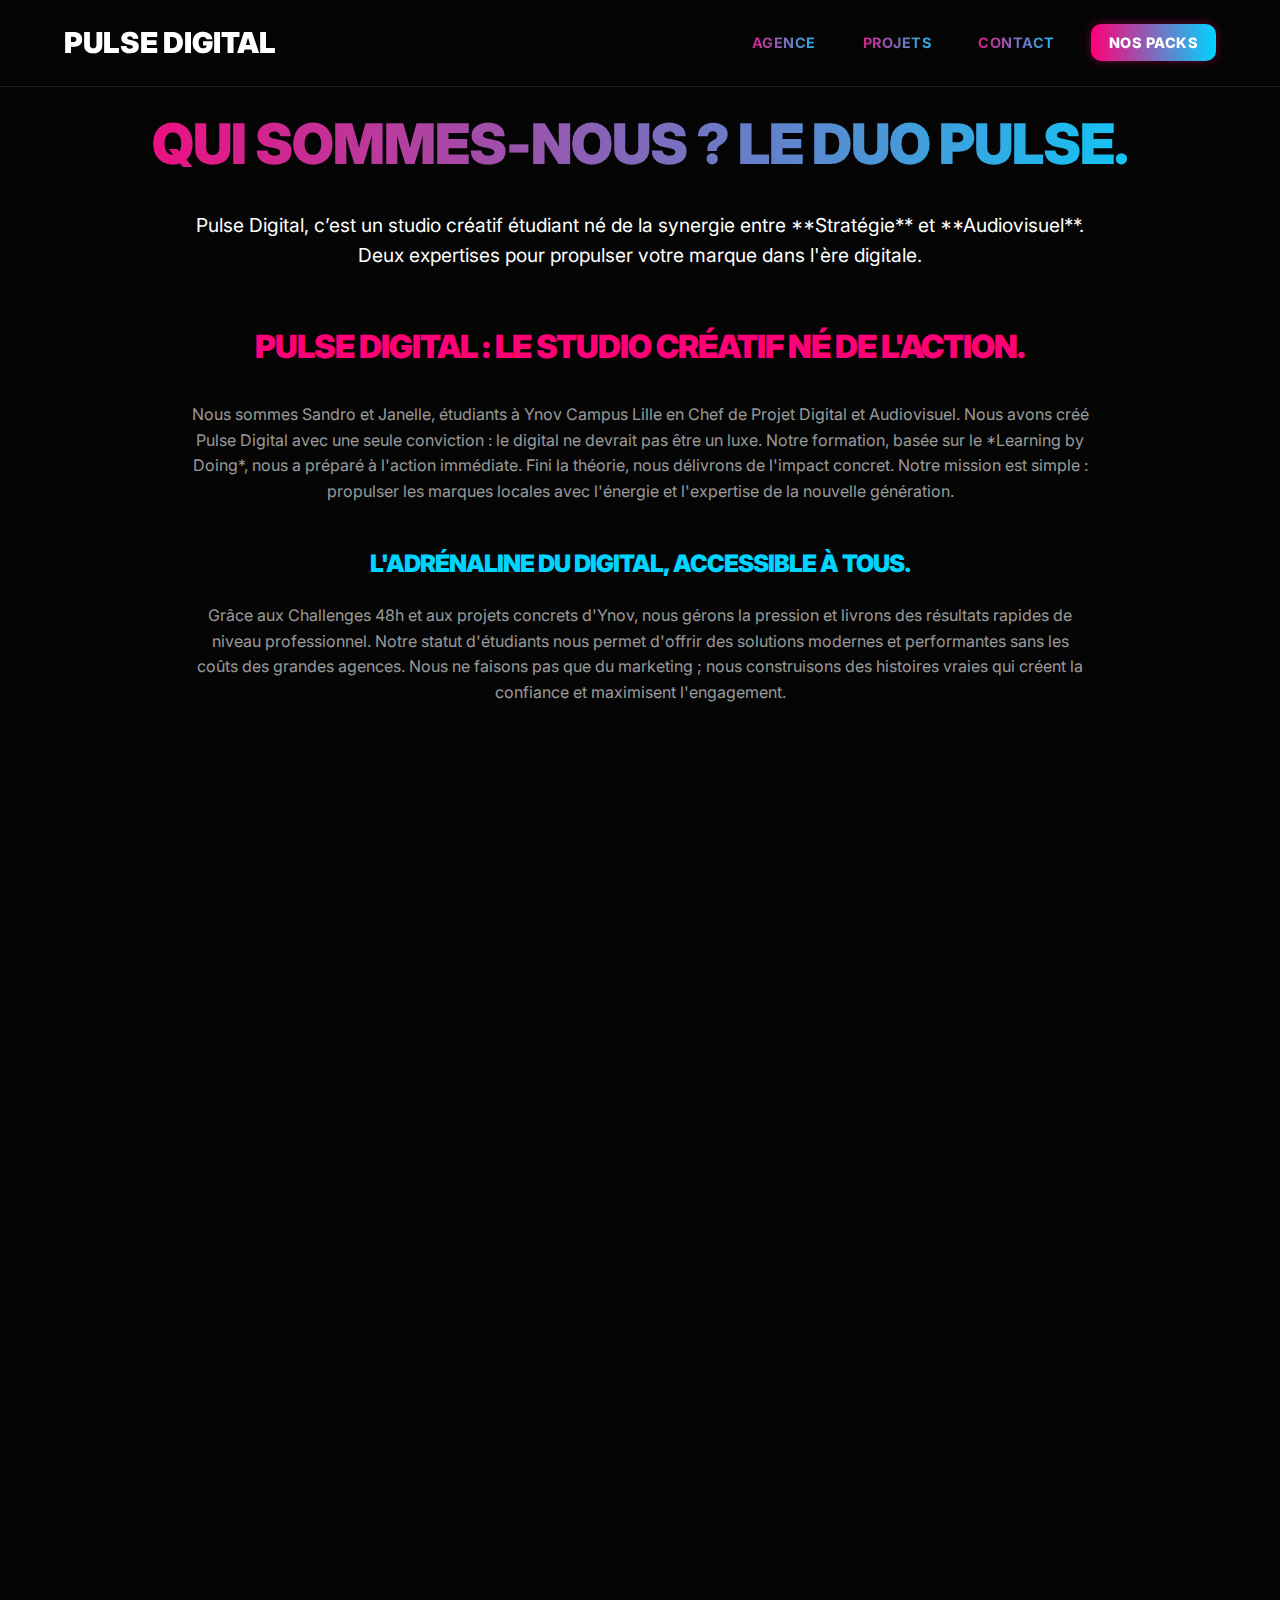
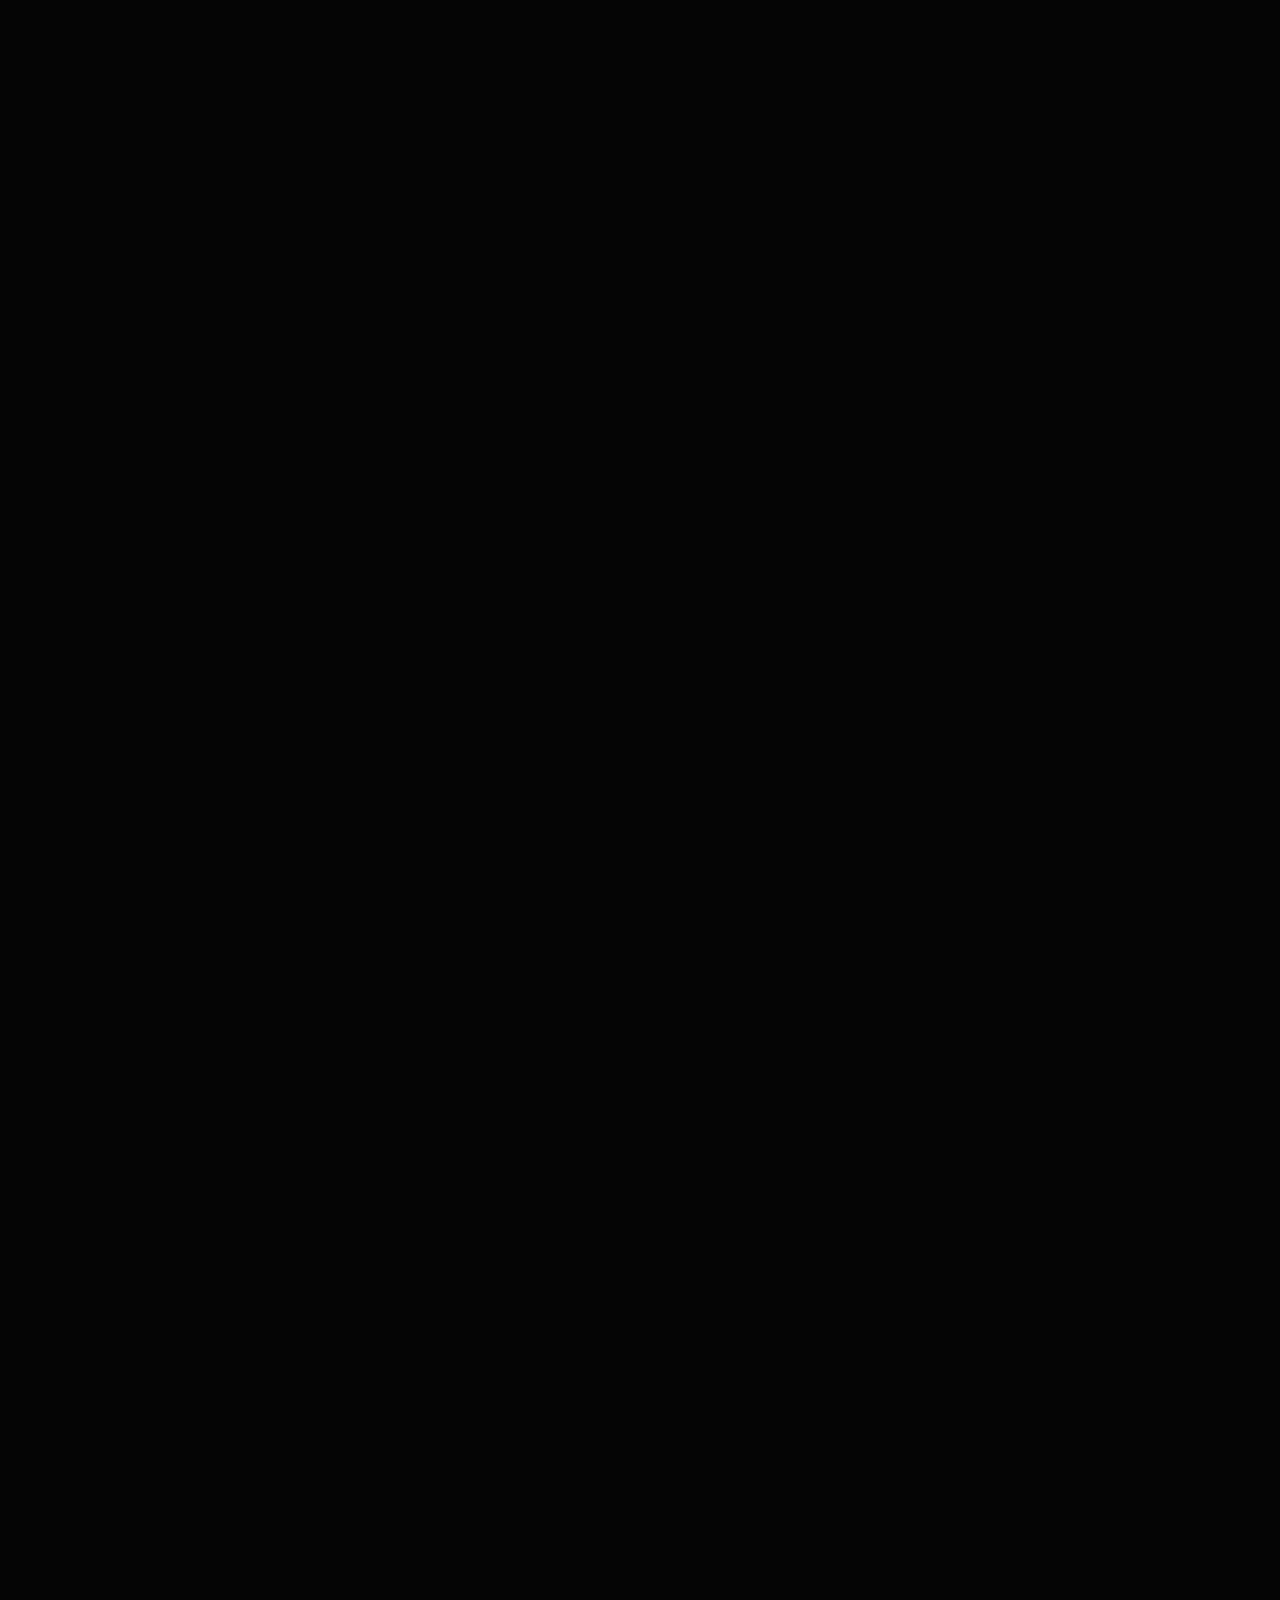
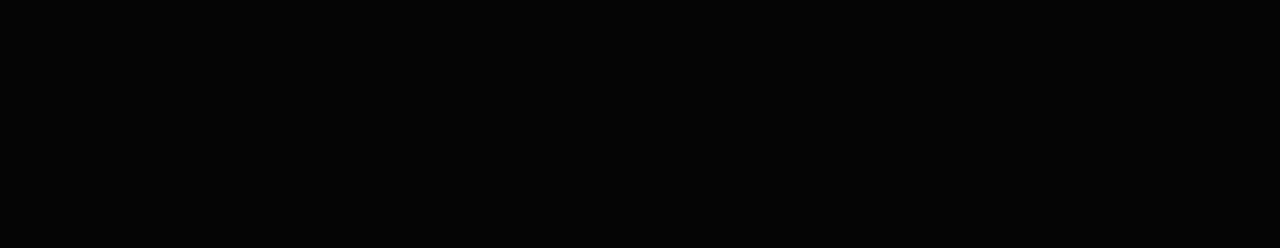
<file: agence.html>
<!DOCTYPE html>
<html lang="fr">
<head>
    <!-- Google Tag Manager -->
    <script>(function(w,d,s,l,i){w[l]=w[l]||[];w[l].push({'gtm.start':
    new Date().getTime(),event:'gtm.js'});var f=d.getElementsByTagName(s)[0],
    j=d.createElement(s),dl=l!='dataLayer'?'&l='+l:'';j.async=true;j.src=
    'https://www.googletagmanager.com/gtm.js?id='+i+dl;f.parentNode.insertBefore(j,f);
    })(window,document,'script','dataLayer','GTM-WNN8B66H');</script>
    <!-- End Google Tag Manager -->
    
    <meta charset="UTF-8">
    <meta name="viewport" content="width=device-width, initial-scale=1.0">
    <title>Agence — Le Duo Pulse Digital</title>
    <link rel="stylesheet" href="style.css">
    <style>
        /* Styles spécifiques à la page Agence */
        .duo-split {
            display: grid;
            grid-template-columns: 1fr 1fr;
            gap: 50px;
            max-width: 1300px;
            margin: 50px auto;
            width: 100%;
        }

        .member-card {
            padding: 40px;
            border-radius: 15px;
            border: 1px solid rgba(255, 255, 255, 0.1);
            background-color: rgba(255, 255, 255, 0.03);
            transition: box-shadow 0.3s;
        }
        
        .member-card:hover {
            box-shadow: 0 0 30px rgba(0, 212, 255, 0.3);
        }
        
        .member-card img {
            width: 100%;
            height: auto;
            object-fit: cover;
            border-radius: 10px;
            margin-bottom: 25px;
            /* Filtres pour la DA Neon */
            filter: saturate(1.2); 
        }
        
        .member-card h3 {
            color: var(--primary-pink);
            font-size: 1.8rem;
            margin-bottom: 5px;
        }

        .member-card h4 {
            color: var(--secondary-blue);
            font-weight: 600;
            margin-bottom: 20px;
        }

        .service-table {
            width: 100%;
            max-width: 100%;
            border-collapse: collapse;
            margin-top: 50px;
            table-layout: auto;
        }

        .service-table th, .service-table td {
            padding: 20px;
            border-bottom: 1px solid rgba(255, 255, 255, 0.1);
            text-align: left;
        }
        
        .service-table th {
            color: var(--primary-pink);
            font-weight: 800;
            text-transform: uppercase;
            font-size: 1rem;
            width: 25%;
        }

        .service-table td:nth-child(2) {
            color: var(--secondary-blue);
            font-weight: 600;
            width: 30%;
        }
        
        .service-table tr:hover {
            background-color: rgba(0, 212, 255, 0.05);
        }
    </style>
</head>
<body>
    <!-- Google Tag Manager (noscript) -->
    <noscript><iframe src="https://www.googletagmanager.com/ns.html?id=GTM-WNN8B66H"
    height="0" width="0" style="display:none;visibility:hidden"></iframe></noscript>
    <!-- End Google Tag Manager (noscript) -->

    <header>
        <a href="index.html" class="logo">PULSE DIGITAL</a>
        <nav>
            <ul>
                <li><a href="agence.html">Agence</a></li>
                <li><a href="projets.html">Projets</a></li>
                <li><a href="contact.html">Contact</a></li>
                <li style="margin-left: 20px;">
                    <a href="projets.html#offres" class="btn-header-packs" 
                       style="padding: 10px 18px; border-radius: 10px; font-weight: 800;">
                        NOS PACKS
                    </a>
                </li>
            </ul>
        </nav>
    </header>

    <main>
        <section class="section">
            <h1 class="section-title scroll-reveal">Qui sommes-nous ? Le Duo Pulse.</h1>
            <p class="scroll-reveal" data-delay="0.3" style="text-align: center; max-width: 900px; margin: 0 auto 50px; font-size: 1.2rem;">Pulse Digital, c’est un studio créatif étudiant né de la synergie entre **Stratégie** et **Audiovisuel**. Deux expertises pour propulser votre marque dans l'ère digitale.</p>
            
            <div style="max-width: 900px; margin: 0 auto 80px; text-align: center;">
                <h2 style="font-size: 2rem; color: var(--primary-pink); margin-bottom: 30px;" class="scroll-reveal" data-delay="0.4">PULSE DIGITAL : Le studio créatif né de l'action.</h2>
                
                <p class="scroll-reveal" data-delay="0.5" style="color: var(--text-fade); margin-bottom: 25px;">
                    Nous sommes Sandro et Janelle, étudiants à Ynov Campus Lille en Chef de Projet Digital et Audiovisuel. Nous avons créé Pulse Digital avec une seule conviction : le digital ne devrait pas être un luxe. Notre formation, basée sur le *Learning by Doing*, nous a préparé à l'action immédiate. Fini la théorie, nous délivrons de l'impact concret. Notre mission est simple : propulser les marques locales avec l'énergie et l'expertise de la nouvelle génération.
                </p>
                
                <h3 style="font-size: 1.5rem; color: var(--secondary-blue); margin-top: 40px; margin-bottom: 20px;" class="scroll-reveal" data-delay="0.6">L'Adrénaline du Digital, accessible à tous.</h3>
                
                <p class="scroll-reveal" data-delay="0.7" style="color: var(--text-fade); margin-bottom: 25px;">
                    Grâce aux Challenges 48h et aux projets concrets d'Ynov, nous gérons la pression et livrons des résultats rapides de niveau professionnel. Notre statut d'étudiants nous permet d'offrir des solutions modernes et performantes sans les coûts des grandes agences. Nous ne faisons pas que du marketing ; nous construisons des histoires vraies qui créent la confiance et maximisent l'engagement.
                </p>
            </div>
            <div class="duo-split">
                <div class="member-card scroll-reveal" data-delay="0.8">
                    <img src="sandro.jpg.jpg" alt="Portrait de Sandro" style="filter: hue-rotate(330deg) saturate(1.2);">
                    <h3>Sandro</h3>
                    <h4>Stratégie & Marketing Digital</h4>
                    <p>Le cerveau stratégique. Passionné par le branding et les outils d'IA, Sandro s'occupe de l'architecture de votre présence en ligne. Il définit qui vous êtes et où vous allez.</p>
                    <ul style="margin-top: 15px; list-style: inside; color: var(--text-fade);">
                        <li>Stratégie de marque et de positionnement</li>
                        <li>Création d’identités visuelles complètes</li>
                        <li>Gestion de campagnes réseaux sociaux</li>
                        <li>**Toolkit :** Suite Adobe, Figma Pro, ChatGPT, Gemini, Perplexity.</li>
                    </ul>
                </div>
                
                <div class="member-card scroll-reveal" data-delay="1.0">
                    <img src="janelle.jpg.jpg" alt="Portrait de Janelle" style="filter: hue-rotate(30deg) saturate(1.2);">
                    <h3>Janelle</h3>
                    <h4>Audiovisuel & Production de contenu</h4>
                    <p>L'œil créatif. Étudiante en audiovisuel, Janelle apporte la valeur émotionnelle du duo. Elle conçoit, capture et monte le contenu visuel qui fait que votre marque se démarque.</p>
                    <ul style="margin-top: 15px; list-style: inside; color: var(--text-fade);">
                        <li>Shooting produits & lifestyle (Studio/Extérieur)</li>
                        <li>Captation vidéo (Reels, TikTok, Publicité)</li>
                        <li>Retouche et étalonnage professionnel (Propre, Moderne)</li>
                        <li>**Toolkit :** Lightroom Classic, DaVinci Resolve, Premiere Pro, CapCut Pro.</li>
                    </ul>
                </div>
            </div>
        </section>

        <section class="section" style="padding-top: 0;">
            <h2 class="section-title scroll-reveal">Nos Services Détaillés (Le Toolkit Complet)</h2>
            <p class="scroll-reveal" data-delay="0.2" style="text-align: center; max-width: 800px; margin: 0 auto 40px; color: var(--text-fade);">Une approche modulaire et complète pour s'assurer que chaque aspect de votre communication digitale est couvert.</p>

            <table class="service-table scroll-reveal" data-delay="0.4">
                <thead>
                    <tr>
                        <th>Service</th>
                        <th>Objectif Clé</th>
                        <th>Description Détaillée</th>
                    </tr>
                </thead>
                <tbody>
                    <tr>
                        <td>Stratégie digitale & audit</td>
                        <td>Clarifier la direction</td>
                        <td>Étude de marché, benchmark concurrentiel, définition du positionnement et création d'un plan de communication annuel.</td>
                    </tr>
                    <tr>
                        <td>Création de contenu photo/vidéo</td>
                        <td>Image de marque impactante</td>
                        <td>Séance de shooting professionnelle, production de courts/mini-films, création de visuels de campagne et retouches HD.</td>
                    </tr>
                    <tr>
                        <td>Identité visuelle & branding</td>
                        <td>Cohérence moderne</td>
                        <td>Conception de Logo, définition de la palette couleur, typographie, création de templates pour Instagram, charte graphique.</td>
                    </tr>
                    <tr>
                        <td>Community management / Éditorial</td>
                        <td>Gagner en régularité</td>
                        <td>Planification des publications, idées de storytelling, gestion de calendrier éditorial, engagement et veille de l'e-réputation.</td>
                    </tr>
                    <tr>
                        <td>Sites vitrines (avec IA)</td>
                        <td>Professionnaliser la présence</td>
                        <td>Création de mini-sites one-page, sites e-commerce de base, et optimisation SEO/UX pour les commerces locaux/créateurs.</td>
                    </tr>
                </tbody>
            </table>
        </section>
    </main>

    <script src="script.js"></script>
</body>
</html>
</file>
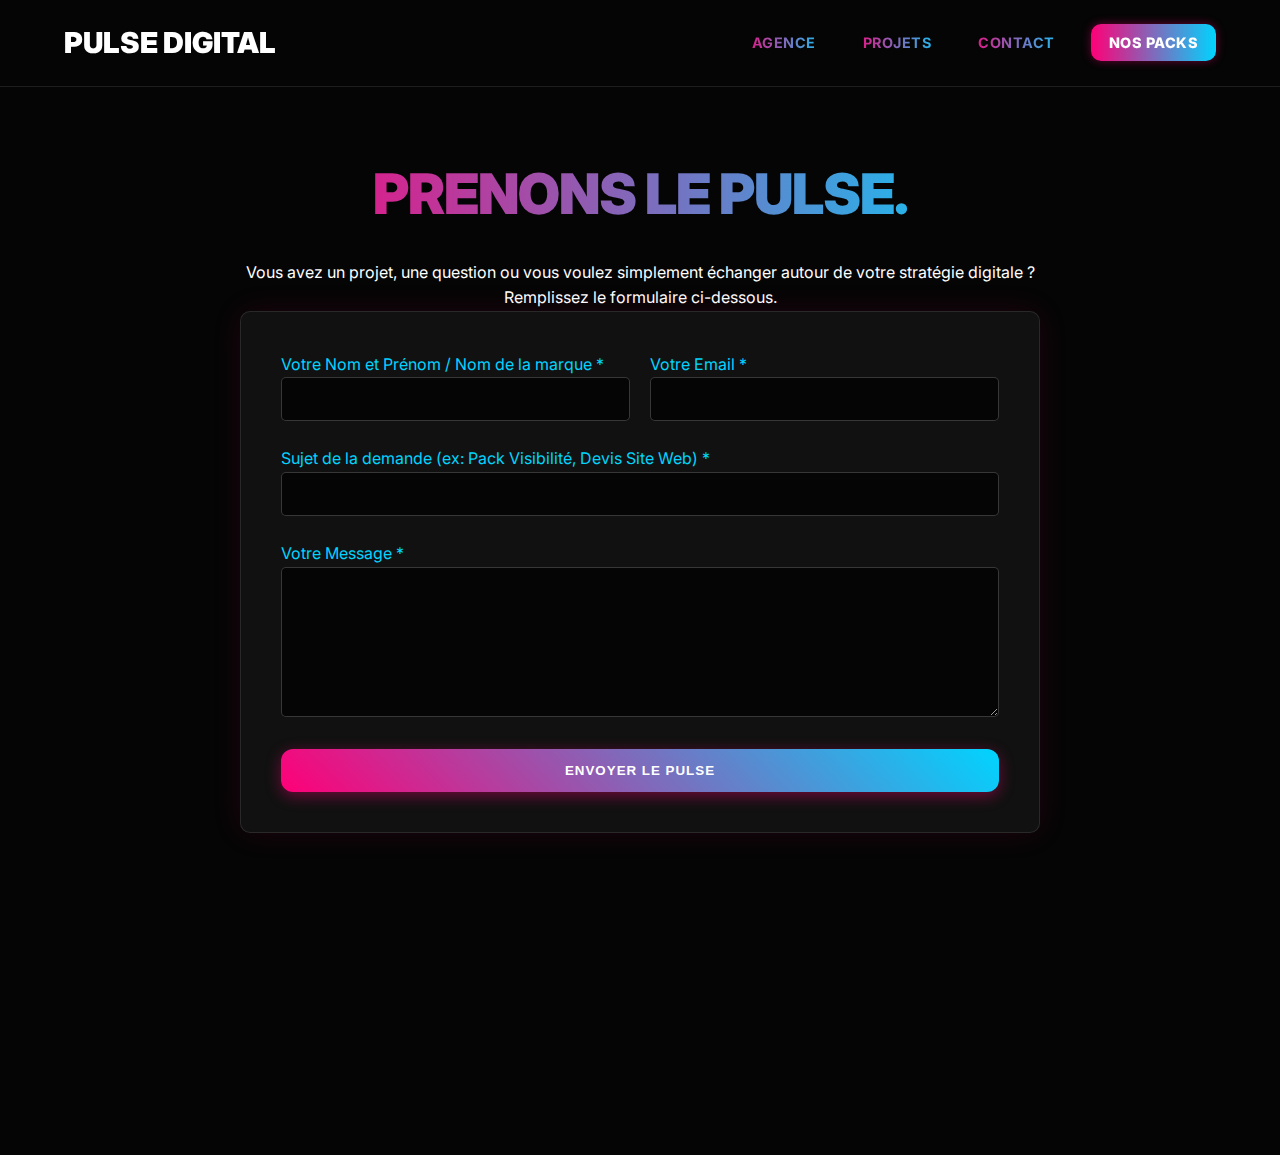
<file: contact.html>
<!DOCTYPE html>
<html lang="fr">
<head>
    <!-- Google tag (gtag.js) -->
    <script async src="https://www.googletagmanager.com/gtag/js?id=G-FLVDTTMME7"></script>
    <script>
      window.dataLayer = window.dataLayer || [];
      function gtag(){dataLayer.push(arguments);}
      gtag('js', new Date());

      gtag('config', 'G-FLVDTTMME7');
    </script>
    
    <!-- Google Tag Manager -->
    <script>(function(w,d,s,l,i){w[l]=w[l]||[];w[l].push({'gtm.start':
    new Date().getTime(),event:'gtm.js'});var f=d.getElementsByTagName(s)[0],
    j=d.createElement(s),dl=l!='dataLayer'?'&l='+l:'';j.async=true;j.src=
    'https://www.googletagmanager.com/gtm.js?id='+i+dl;f.parentNode.insertBefore(j,f);
    })(window,document,'script','dataLayer','GTM-WNN8B66H');</script>
    <!-- End Google Tag Manager -->
    
    <meta charset="UTF-8">
    <meta name="viewport" content="width=device-width, initial-scale=1.0">
    <title>Contactez Pulse Digital</title>
    <link rel="stylesheet" href="https://cdnjs.cloudflare.com/ajax/libs/font-awesome/6.5.1/css/all.min.css">
    
    <link rel="stylesheet" href="style.css">
    <style>
        /* Styles spécifiques à la page Contact */
        .contact-content {
            max-width: 800px;
            margin: 0 auto;
            text-align: center;
            padding-top: 50px;
        }

        .contact-form {
            background-color: rgba(255, 255, 255, 0.05);
            padding: 40px;
            border-radius: 10px;
            border: 1px solid rgba(255, 255, 255, 0.1);
            text-align: left;
            box-shadow: 0 0 30px rgba(255, 0, 119, 0.1);
            margin-bottom: 50px;
        }
        
        /* CONTENEUR FLEX POUR LES CHAMPS EN LIGNE */
        .form-row {
            display: flex;
            gap: 20px;
            margin-bottom: 25px; /* Espace équivalent à form-group */
            width: 100%;
        }
        
        .form-row .form-group {
            flex: 1; /* Chaque groupe prend 50% de la ligne */
            margin-bottom: 0; /* Supprimer la marge en bas du form-group interne */
        }

        .form-group {
            margin-bottom: 25px;
        }
        
        .form-group label {
            color: var(--secondary-blue);
        }
        /* Fin du style pour les lignes */

        .form-group input, .form-group textarea {
            width: 100%;
            padding: 12px;
            border: 1px solid rgba(255, 255, 255, 0.2);
            border-radius: 5px;
            background-color: var(--bg-dark);
            color: var(--text-light);
            font-size: 1rem;
            transition: border-color 0.3s;
        }

        .form-group input:focus, .form-group textarea:focus {
            outline: none;
            border-color: var(--primary-pink);
            box-shadow: 0 0 5px rgba(255, 0, 119, 0.5);
        }

        .form-group textarea {
            resize: vertical;
            min-height: 150px;
        }

        .btn-submit {
            width: 100%;
            border: none;
            cursor: pointer;
            text-align: center;
        }
        
        /* STYLES POUR LES ENCADRÉS DE CONTACT DIRECT (inchangés) */
        .contact-cards {
            display: flex;
            justify-content: space-between;
            gap: 20px;
            margin-top: 20px;
            text-align: center;
            width: 100%;
        }
        
        .contact-card {
            flex: 1;
            padding: 20px 10px;
            border-radius: 12px;
            border: 1px solid rgba(0, 212, 255, 0.3);
            background-color: rgba(255, 255, 255, 0.05);
            transition: all 0.3s ease-out;
            cursor: pointer;
        }

        .contact-card:hover {
            transform: translateY(-5px);
            box-shadow: 0 10px 30px rgba(255, 0, 119, 0.4);
        }

        .contact-card .icon {
            font-size: 2.5rem;
            margin-bottom: 10px;
            display: block;
            background: linear-gradient(45deg, var(--primary-pink), var(--secondary-blue));
            -webkit-background-clip: text;
            -webkit-text-fill-color: transparent;
        }
        
        .contact-card h3 {
            font-size: 1rem;
            font-weight: 600;
            color: var(--text-light);
            margin-bottom: 5px;
        }
        
        .card-instagram .icon {
            background: radial-gradient(circle at 30% 107%, #fdf497 0%, #fdf497 5%, #fd5949 45%, #d6249f 60%, #285AEB 90%);
            -webkit-background-clip: text;
            -webkit-text-fill-color: transparent;
        }
        
        /* Responsive pour que les champs redeviennent en colonne sur mobile */
        @media (max-width: 600px) {
            .form-row, .contact-cards {
                flex-direction: column;
                gap: 15px;
            }
        }
    </style>
</head>
<body>
    <!-- Google Tag Manager (noscript) -->
    <noscript><iframe src="https://www.googletagmanager.com/ns.html?id=GTM-WNN8B66H"
    height="0" width="0" style="display:none;visibility:hidden"></iframe></noscript>
    <!-- End Google Tag Manager (noscript) -->

    <header>
        <a href="index.html" class="logo">PULSE DIGITAL</a>
        <nav>
            <ul>
                <li><a href="agence.html">Agence</a></li>
                <li><a href="projets.html">Projets</a></li>
                <li><a href="contact.html">Contact</a></li>
                <li style="margin-left: 20px;">
                    <a href="projets.html#offres" class="btn-header-packs" 
                       style="padding: 10px 18px; border-radius: 10px; font-weight: 800;">
                        NOS PACKS
                    </a>
                </li>
            </ul>
        </nav>
    </header>

    <main>
        <section class="section">
            <div class="contact-content">
                <h1 class="section-title scroll-reveal">Prenons le Pulse.</h1>
                <p class="scroll-reveal" data-delay="0.3">Vous avez un projet, une question ou vous voulez simplement échanger autour de votre stratégie digitale ? Remplissez le formulaire ci-dessous.</p>

                <div class="contact-form scroll-reveal" data-delay="0.5">
                    
                    <form action="https://formspree.io/f/mpwygjyq" method="POST">
                        
                        <div class="form-row">
                            <div class="form-group">
                                <label for="name">Votre Nom et Prénom / Nom de la marque *</label>
                                <input type="text" id="name" name="name" required>
                            </div>

                            <div class="form-group">
                                <label for="email">Votre Email *</label>
                                <input type="email" id="email" name="_replyto" required>
                            </div>
                        </div>
                        
                        <div class="form-group">
                            <label for="subject">Sujet de la demande (ex: Pack Visibilité, Devis Site Web) *</label>
                            <input type="text" id="subject" name="_subject" required>
                        </div>

                        <div class="form-group">
                            <label for="message">Votre Message *</label>
                            <textarea id="message" name="message" required></textarea>
                        </div>

                        <button type="submit" class="btn-primary btn-submit">Envoyer le Pulse</button>
                    </form>
                </div>

                <div class="contact-cards">
                    
                    <a href="mailto:pulsedigital@outlook.fr" class="contact-card scroll-reveal" data-delay="0.7">
                        <span class="icon"><i class="fas fa-envelope"></i></span>
                        <h3>EMAIL PROFESSIONNEL</h3>
                        <p>pulsedigital@outlook.fr</p>
                    </a>
                    
                    <a href="https://instagram.com/sndro.sch" target="_blank" class="contact-card card-instagram scroll-reveal" data-delay="0.9">
                        <span class="icon"><i class="fab fa-instagram"></i></span>
                        <h3>INSTAGRAM (SANDRO)</h3>
                        <p>@sndro.sch</p>
                    </a>
                    
                    <a href="https://instagram.com/janellesaveant" target="_blank" class="contact-card card-instagram scroll-reveal" data-delay="1.1">
                        <span class="icon"><i class="fab fa-instagram"></i></span>
                        <h3>INSTAGRAM (JANELLE)</h3>
                        <p>@janellesaveant</p>
                    </a>

                </div>
            </div>
        </section>
    </main>

    <script src="script.js"></script>
</body>
</html>
</file>
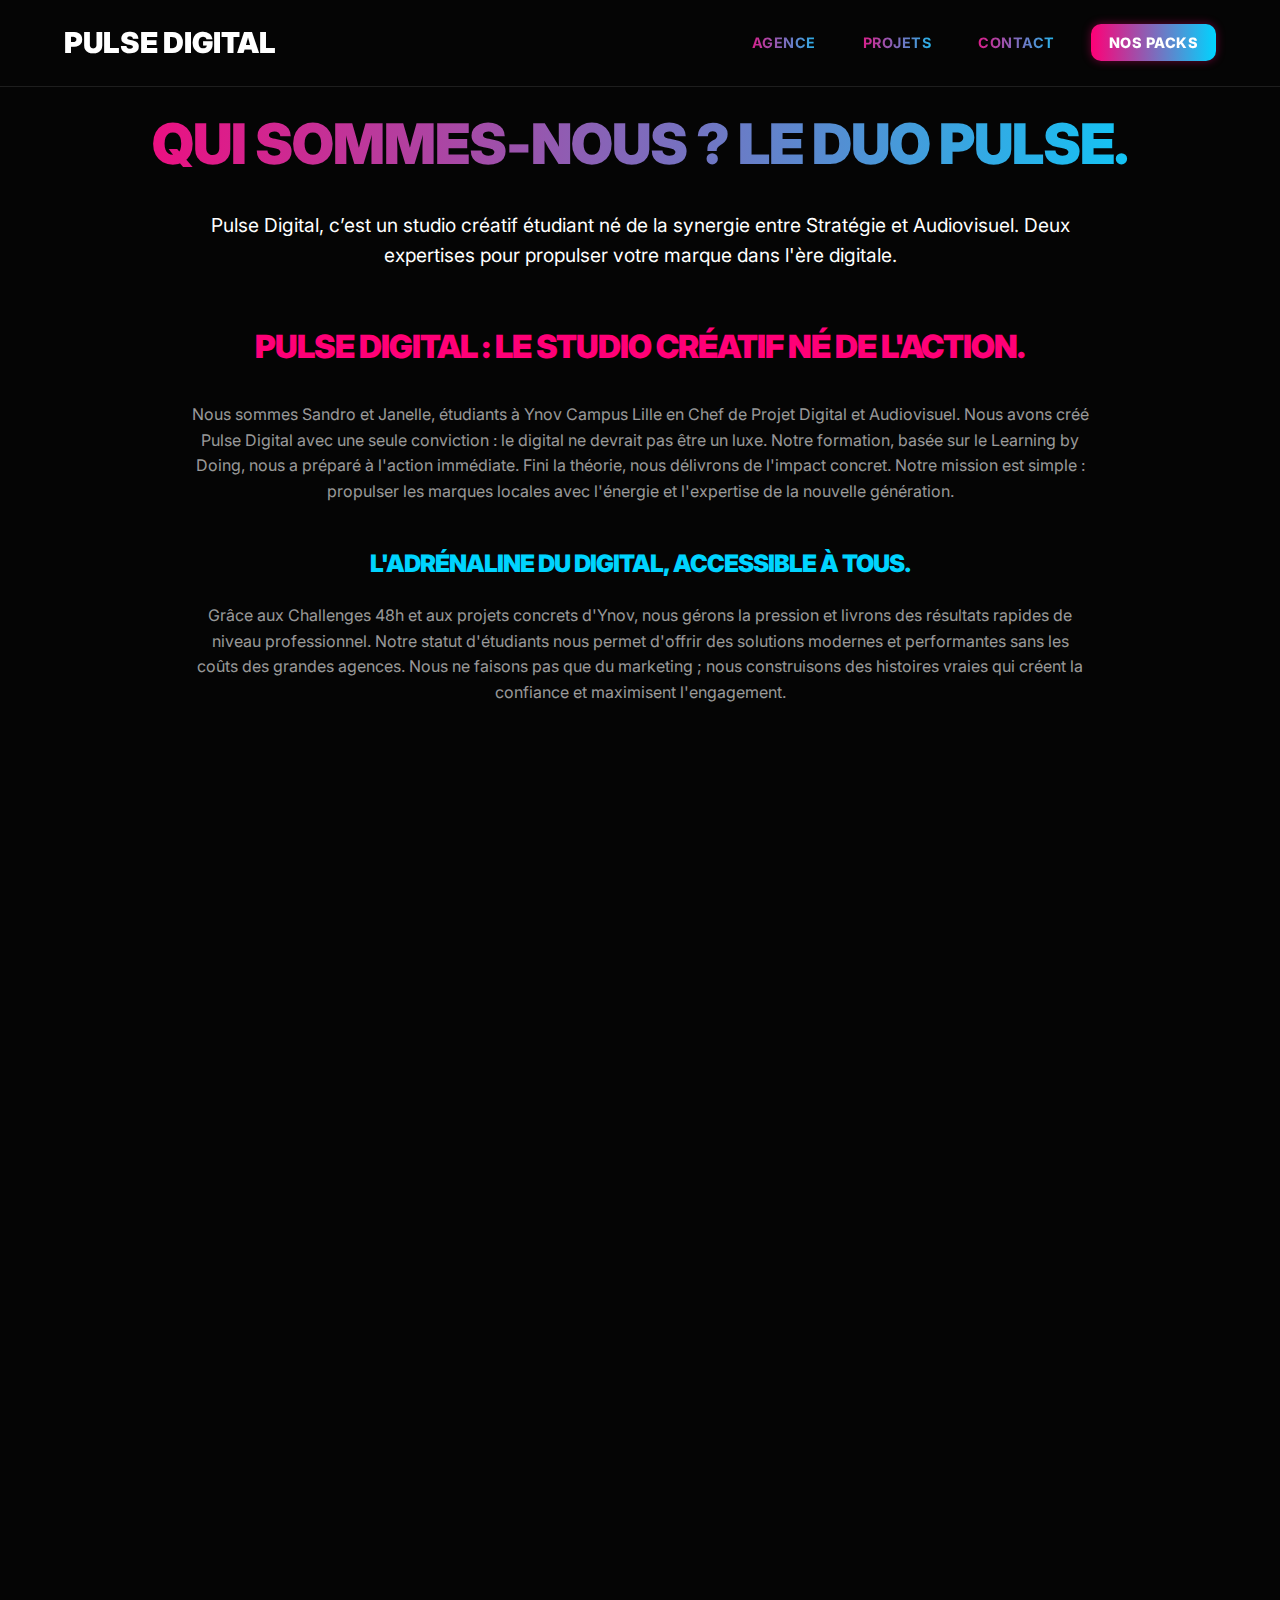
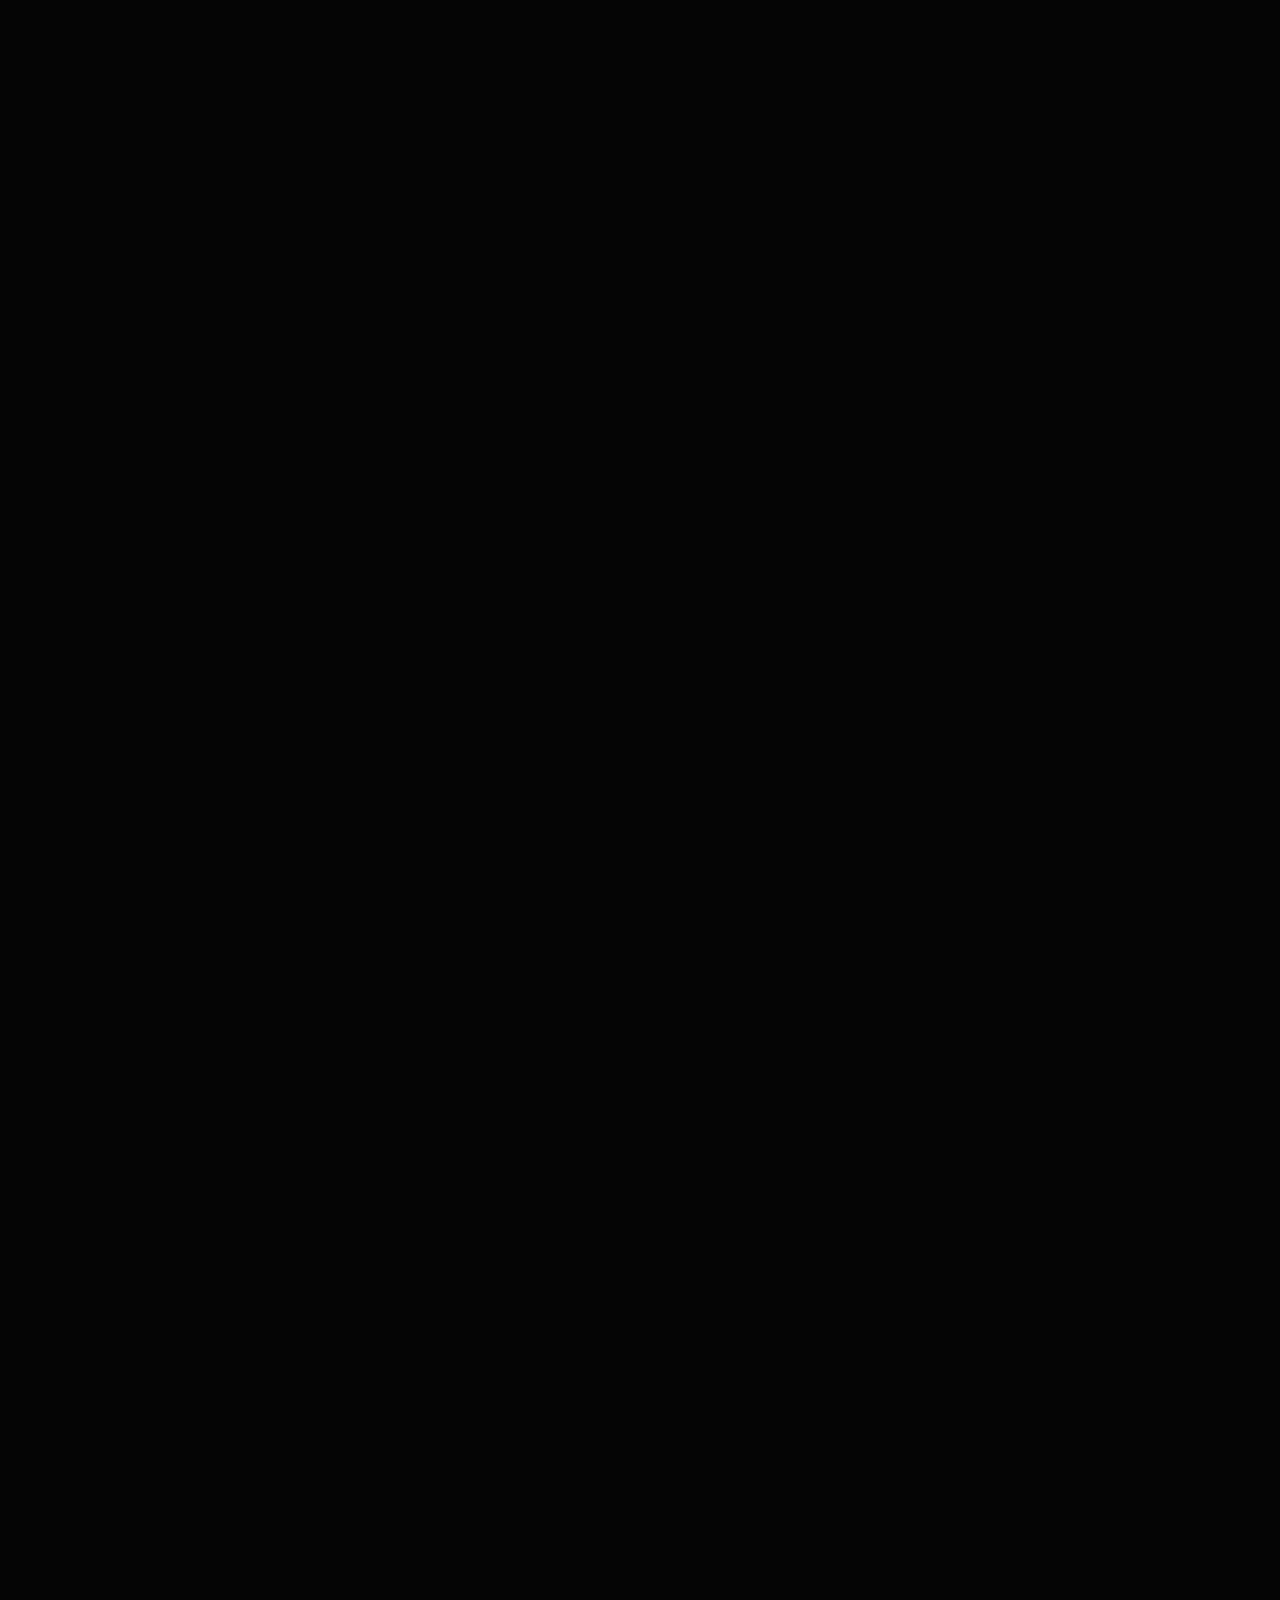
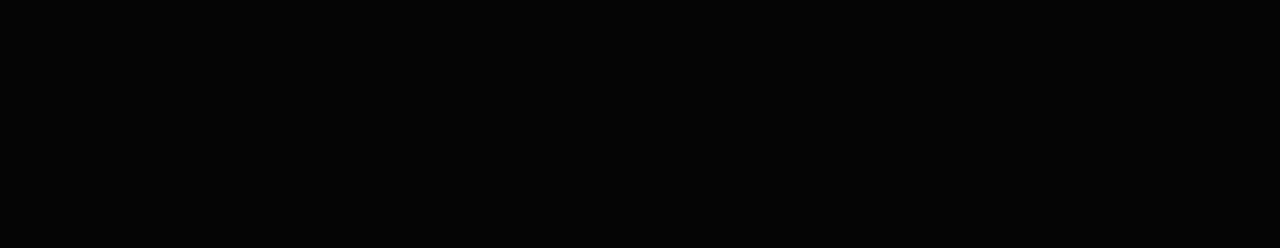
<file: mon site/agence.html>
<!DOCTYPE html>
<html lang="fr">
<head>
    <!-- Google Tag Manager -->
    <script>(function(w,d,s,l,i){w[l]=w[l]||[];w[l].push({'gtm.start':
    new Date().getTime(),event:'gtm.js'});var f=d.getElementsByTagName(s)[0],
    j=d.createElement(s),dl=l!='dataLayer'?'&l='+l:'';j.async=true;j.src=
    'https://www.googletagmanager.com/gtm.js?id='+i+dl;f.parentNode.insertBefore(j,f);
    })(window,document,'script','dataLayer','GTM-WNN8B66H');</script>
    <!-- End Google Tag Manager -->
    
    <meta charset="UTF-8">
    <meta name="viewport" content="width=device-width, initial-scale=1.0">
    <title>Agence — Le Duo Pulse Digital</title>
    <link rel="stylesheet" href="style.css">
    <style>
        /* Styles spécifiques à la page Agence */
        .duo-split {
            display: grid;
            grid-template-columns: 1fr 1fr;
            gap: 50px;
            max-width: 1300px;
            margin: 50px auto;
            width: 100%;
        }

        .member-card {
            padding: 40px;
            border-radius: 15px;
            border: 1px solid rgba(255, 255, 255, 0.1);
            background-color: rgba(255, 255, 255, 0.03);
            transition: box-shadow 0.3s;
        }
        
        .member-card:hover {
            box-shadow: 0 0 30px rgba(0, 212, 255, 0.3);
        }
        
        .member-card img {
            width: 100%;
            height: auto;
            object-fit: cover;
            border-radius: 10px;
            margin-bottom: 25px;
            /* Filtres pour la DA Neon */
            filter: saturate(1.2); 
        }
        
        .member-card h3 {
            color: var(--primary-pink);
            font-size: 1.8rem;
            margin-bottom: 5px;
        }

        .member-card h4 {
            color: var(--secondary-blue);
            font-weight: 600;
            margin-bottom: 20px;
        }

        .service-table {
            width: 100%;
            max-width: 100%;
            border-collapse: collapse;
            margin-top: 50px;
            table-layout: auto;
        }

        .service-table th, .service-table td {
            padding: 20px;
            border-bottom: 1px solid rgba(255, 255, 255, 0.1);
            text-align: left;
        }
        
        .service-table th {
            color: var(--primary-pink);
            font-weight: 800;
            text-transform: uppercase;
            font-size: 1rem;
            width: 25%;
        }

        .service-table td:nth-child(2) {
            color: var(--secondary-blue);
            font-weight: 600;
            width: 30%;
        }
        
        .service-table tr:hover {
            background-color: rgba(0, 212, 255, 0.05);
        }
    </style>
</head>
<body>
    <!-- Google Tag Manager (noscript) -->
    <noscript><iframe src="https://www.googletagmanager.com/ns.html?id=GTM-WNN8B66H"
    height="0" width="0" style="display:none;visibility:hidden"></iframe></noscript>
    <!-- End Google Tag Manager (noscript) -->

    <header>
        <a href="index.html" class="logo">PULSE DIGITAL</a>
        <nav>
            <ul>
                <li><a href="agence.html">Agence</a></li>
                <li><a href="projets.html">Projets</a></li>
                <li><a href="contact.html">Contact</a></li>
                <li style="margin-left: 20px;">
                    <a href="projets.html#offres" class="btn-header-packs" 
                       style="padding: 10px 18px; border-radius: 10px; font-weight: 800;">
                        NOS PACKS
                    </a>
                </li>
            </ul>
        </nav>
    </header>

    <main>
        <section class="section">
            <h1 class="section-title scroll-reveal">Qui sommes-nous ? Le Duo Pulse.</h1>
            <p class="scroll-reveal" data-delay="0.3" style="text-align: center; max-width: 900px; margin: 0 auto 50px; font-size: 1.2rem;">Pulse Digital, c’est un studio créatif étudiant né de la synergie entre Stratégie et Audiovisuel. Deux expertises pour propulser votre marque dans l'ère digitale.</p>
            
            <div style="max-width: 900px; margin: 0 auto 80px; text-align: center;">
                <h2 style="font-size: 2rem; color: var(--primary-pink); margin-bottom: 30px;" class="scroll-reveal" data-delay="0.4">PULSE DIGITAL : Le studio créatif né de l'action.</h2>
                
                <p class="scroll-reveal" data-delay="0.5" style="color: var(--text-fade); margin-bottom: 25px;">
                    Nous sommes Sandro et Janelle, étudiants à Ynov Campus Lille en Chef de Projet Digital et Audiovisuel. Nous avons créé Pulse Digital avec une seule conviction : le digital ne devrait pas être un luxe. Notre formation, basée sur le Learning by Doing, nous a préparé à l'action immédiate. Fini la théorie, nous délivrons de l'impact concret. Notre mission est simple : propulser les marques locales avec l'énergie et l'expertise de la nouvelle génération.
                </p>
                
                <h3 style="font-size: 1.5rem; color: var(--secondary-blue); margin-top: 40px; margin-bottom: 20px;" class="scroll-reveal" data-delay="0.6">L'Adrénaline du Digital, accessible à tous.</h3>
                
                <p class="scroll-reveal" data-delay="0.7" style="color: var(--text-fade); margin-bottom: 25px;">
                    Grâce aux Challenges 48h et aux projets concrets d'Ynov, nous gérons la pression et livrons des résultats rapides de niveau professionnel. Notre statut d'étudiants nous permet d'offrir des solutions modernes et performantes sans les coûts des grandes agences. Nous ne faisons pas que du marketing ; nous construisons des histoires vraies qui créent la confiance et maximisent l'engagement.
                </p>
            </div>
            <div class="duo-split">
                <div class="member-card scroll-reveal" data-delay="0.8">
                    <img src="sandro.jpg.jpg" alt="Portrait de Sandro" style="filter: hue-rotate(330deg) saturate(1.2);">
                    <h3>Sandro</h3>
                    <h4>Stratégie & Marketing Digital</h4>
                    <p>Le cerveau stratégique. Passionné par le branding et les outils d'IA, Sandro s'occupe de l'architecture de votre présence en ligne. Il définit qui vous êtes et où vous allez.</p>
                    <ul style="margin-top: 15px; list-style: inside; color: var(--text-fade);">
                        <li>Stratégie de marque et de positionnement</li>
                        <li>Création d’identités visuelles complètes</li>
                        <li>Gestion de campagnes réseaux sociaux</li>
                        <li>Toolkit : Suite Adobe, Figma Pro, ChatGPT, Gemini, Perplexity.</li>
                    </ul>
                </div>
                
                <div class="member-card scroll-reveal" data-delay="1.0">
                    <img src="janelle.jpg.jpg" alt="Portrait de Janelle" style="filter: hue-rotate(30deg) saturate(1.2);">
                    <h3>Janelle</h3>
                    <h4>Audiovisuel & Production de contenu</h4>
                    <p>L'œil créatif. Étudiante en audiovisuel, Janelle apporte la valeur émotionnelle du duo. Elle conçoit, capture et monte le contenu visuel qui fait que votre marque se démarque.</p>
                    <ul style="margin-top: 15px; list-style: inside; color: var(--text-fade);">
                        <li>Shooting produits & lifestyle (Studio/Extérieur)</li>
                        <li>Captation vidéo (Reels, TikTok, Publicité)</li>
                        <li>Retouche et étalonnage professionnel (Propre, Moderne)</li>
                        <li>Toolkit : Lightroom Classic, DaVinci Resolve, Premiere Pro, CapCut Pro.</li>
                    </ul>
                </div>
            </div>
        </section>

        <section class="section" style="padding-top: 0;">
            <h2 class="section-title scroll-reveal">Nos Services Détaillés (Le Toolkit Complet)</h2>
            <p class="scroll-reveal" data-delay="0.2" style="text-align: center; max-width: 800px; margin: 0 auto 40px; color: var(--text-fade);">Une approche modulaire et complète pour s'assurer que chaque aspect de votre communication digitale est couvert.</p>

            <table class="service-table scroll-reveal" data-delay="0.4">
                <thead>
                    <tr>
                        <th>Service</th>
                        <th>Objectif Clé</th>
                        <th>Description Détaillée</th>
                    </tr>
                </thead>
                <tbody>
                    <tr>
                        <td>Stratégie digitale & audit</td>
                        <td>Clarifier la direction</td>
                        <td>Étude de marché, benchmark concurrentiel, définition du positionnement et création d'un plan de communication annuel.</td>
                    </tr>
                    <tr>
                        <td>Création de contenu photo/vidéo</td>
                        <td>Image de marque impactante</td>
                        <td>Séance de shooting professionnelle, production de courts/mini-films, création de visuels de campagne et retouches HD.</td>
                    </tr>
                    <tr>
                        <td>Identité visuelle & branding</td>
                        <td>Cohérence moderne</td>
                        <td>Conception de Logo, définition de la palette couleur, typographie, création de templates pour Instagram, charte graphique.</td>
                    </tr>
                    <tr>
                        <td>Community management / Éditorial</td>
                        <td>Gagner en régularité</td>
                        <td>Planification des publications, idées de storytelling, gestion de calendrier éditorial, engagement et veille de l'e-réputation.</td>
                    </tr>
                    <tr>
                        <td>Sites vitrines (avec IA)</td>
                        <td>Professionnaliser la présence</td>
                        <td>Création de mini-sites one-page, sites e-commerce de base, et optimisation SEO/UX pour les commerces locaux/créateurs.</td>
                    </tr>
                </tbody>
            </table>
        </section>
    </main>

    <script src="script.js"></script>
</body>
</html>
</file>
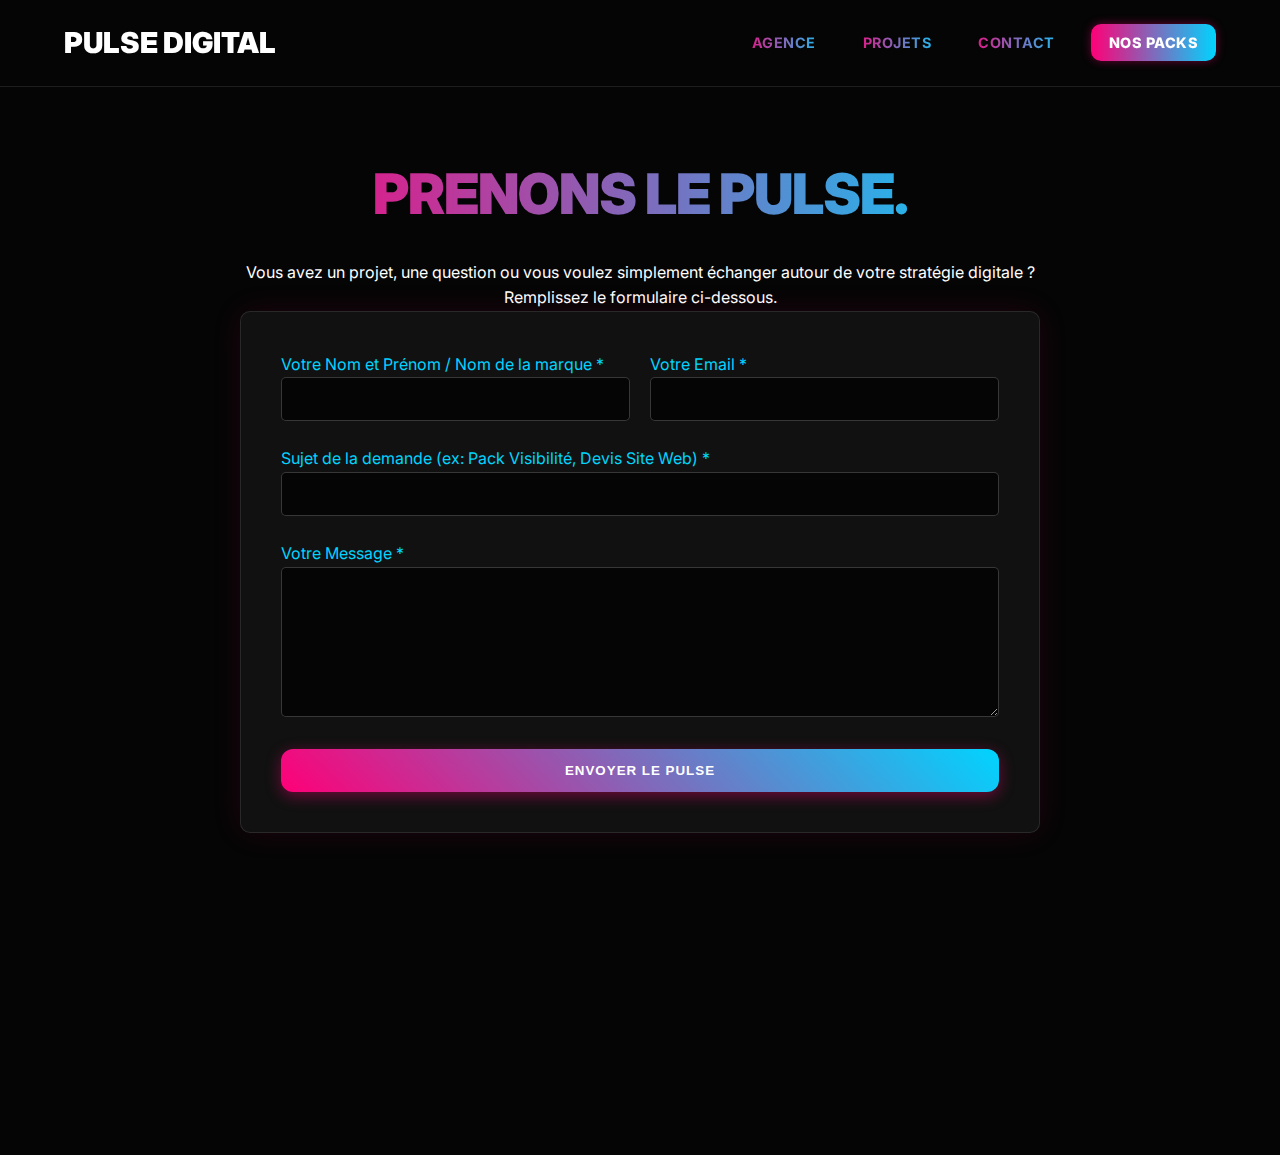
<file: mon site/contact.html>
<!DOCTYPE html>
<html lang="fr">
<head>
    <!-- Google Tag Manager -->
    <script>(function(w,d,s,l,i){w[l]=w[l]||[];w[l].push({'gtm.start':
    new Date().getTime(),event:'gtm.js'});var f=d.getElementsByTagName(s)[0],
    j=d.createElement(s),dl=l!='dataLayer'?'&l='+l:'';j.async=true;j.src=
    'https://www.googletagmanager.com/gtm.js?id='+i+dl;f.parentNode.insertBefore(j,f);
    })(window,document,'script','dataLayer','GTM-WNN8B66H');</script>
    <!-- End Google Tag Manager -->
    
    <meta charset="UTF-8">
    <meta name="viewport" content="width=device-width, initial-scale=1.0">
    <title>Contactez Pulse Digital</title>
    <link rel="stylesheet" href="https://cdnjs.cloudflare.com/ajax/libs/font-awesome/6.5.1/css/all.min.css">
    
    <link rel="stylesheet" href="style.css">
    <style>
        /* Styles spécifiques à la page Contact */
        .contact-content {
            max-width: 800px;
            margin: 0 auto;
            text-align: center;
            padding-top: 50px;
        }

        .contact-form {
            background-color: rgba(255, 255, 255, 0.05);
            padding: 40px;
            border-radius: 10px;
            border: 1px solid rgba(255, 255, 255, 0.1);
            text-align: left;
            box-shadow: 0 0 30px rgba(255, 0, 119, 0.1);
            margin-bottom: 50px;
        }
        
        /* CONTENEUR FLEX POUR LES CHAMPS EN LIGNE */
        .form-row {
            display: flex;
            gap: 20px;
            margin-bottom: 25px; /* Espace équivalent à form-group */
            width: 100%;
        }
        
        .form-row .form-group {
            flex: 1; /* Chaque groupe prend 50% de la ligne */
            margin-bottom: 0; /* Supprimer la marge en bas du form-group interne */
        }

        .form-group {
            margin-bottom: 25px;
        }
        
        .form-group label {
            color: var(--secondary-blue);
        }
        /* Fin du style pour les lignes */

        .form-group input, .form-group textarea {
            width: 100%;
            padding: 12px;
            border: 1px solid rgba(255, 255, 255, 0.2);
            border-radius: 5px;
            background-color: var(--bg-dark);
            color: var(--text-light);
            font-size: 1rem;
            transition: border-color 0.3s;
        }

        .form-group input:focus, .form-group textarea:focus {
            outline: none;
            border-color: var(--primary-pink);
            box-shadow: 0 0 5px rgba(255, 0, 119, 0.5);
        }

        .form-group textarea {
            resize: vertical;
            min-height: 150px;
        }

        .btn-submit {
            width: 100%;
            border: none;
            cursor: pointer;
            text-align: center;
        }
        
        /* STYLES POUR LES ENCADRÉS DE CONTACT DIRECT (inchangés) */
        .contact-cards {
            display: flex;
            justify-content: space-between;
            gap: 20px;
            margin-top: 20px;
            text-align: center;
            width: 100%;
        }
        
        .contact-card {
            flex: 1;
            padding: 20px 10px;
            border-radius: 12px;
            border: 1px solid rgba(0, 212, 255, 0.3);
            background-color: rgba(255, 255, 255, 0.05);
            transition: all 0.3s ease-out;
            cursor: pointer;
        }

        .contact-card:hover {
            transform: translateY(-5px);
            box-shadow: 0 10px 30px rgba(255, 0, 119, 0.4);
        }

        .contact-card .icon {
            font-size: 2.5rem;
            margin-bottom: 10px;
            display: block;
            background: linear-gradient(45deg, var(--primary-pink), var(--secondary-blue));
            -webkit-background-clip: text;
            -webkit-text-fill-color: transparent;
        }
        
        .contact-card h3 {
            font-size: 1rem;
            font-weight: 600;
            color: var(--text-light);
            margin-bottom: 5px;
        }
        
        .card-instagram .icon {
            background: radial-gradient(circle at 30% 107%, #fdf497 0%, #fdf497 5%, #fd5949 45%, #d6249f 60%, #285AEB 90%);
            -webkit-background-clip: text;
            -webkit-text-fill-color: transparent;
        }
        
        /* Responsive pour que les champs redeviennent en colonne sur mobile */
        @media (max-width: 600px) {
            .form-row, .contact-cards {
                flex-direction: column;
                gap: 15px;
            }
        }
    </style>
</head>
<body>
    <!-- Google Tag Manager (noscript) -->
    <noscript><iframe src="https://www.googletagmanager.com/ns.html?id=GTM-WNN8B66H"
    height="0" width="0" style="display:none;visibility:hidden"></iframe></noscript>
    <!-- End Google Tag Manager (noscript) -->

    <header>
        <a href="index.html" class="logo">PULSE DIGITAL</a>
        <nav>
            <ul>
                <li><a href="agence.html">Agence</a></li>
                <li><a href="projets.html">Projets</a></li>
                <li><a href="contact.html">Contact</a></li>
                <li style="margin-left: 20px;">
                    <a href="projets.html#offres" class="btn-header-packs" 
                       style="padding: 10px 18px; border-radius: 10px; font-weight: 800;">
                        NOS PACKS
                    </a>
                </li>
            </ul>
        </nav>
    </header>

    <main>
        <section class="section">
            <div class="contact-content">
                <h1 class="section-title scroll-reveal">Prenons le Pulse.</h1>
                <p class="scroll-reveal" data-delay="0.3">Vous avez un projet, une question ou vous voulez simplement échanger autour de votre stratégie digitale ? Remplissez le formulaire ci-dessous.</p>

                <div class="contact-form scroll-reveal" data-delay="0.5">
                    
                    <form action="https://formspree.io/f/mpwygjyq" method="POST">
                        
                        <div class="form-row">
                            <div class="form-group">
                                <label for="name">Votre Nom et Prénom / Nom de la marque *</label>
                                <input type="text" id="name" name="name" required>
                            </div>

                            <div class="form-group">
                                <label for="email">Votre Email *</label>
                                <input type="email" id="email" name="_replyto" required>
                            </div>
                        </div>
                        
                        <div class="form-group">
                            <label for="subject">Sujet de la demande (ex: Pack Visibilité, Devis Site Web) *</label>
                            <input type="text" id="subject" name="_subject" required>
                        </div>

                        <div class="form-group">
                            <label for="message">Votre Message *</label>
                            <textarea id="message" name="message" required></textarea>
                        </div>

                        <button type="submit" class="btn-primary btn-submit">Envoyer le Pulse</button>
                    </form>
                </div>

                <div class="contact-cards">
                    
                    <a href="mailto:pulsedigital@outlook.fr" class="contact-card scroll-reveal" data-delay="0.7">
                        <span class="icon"><i class="fas fa-envelope"></i></span>
                        <h3>EMAIL PROFESSIONNEL</h3>
                        <p>pulsedigital@outlook.fr</p>
                    </a>
                    
                    <a href="https://instagram.com/sndro.sch" target="_blank" class="contact-card card-instagram scroll-reveal" data-delay="0.9">
                        <span class="icon"><i class="fab fa-instagram"></i></span>
                        <h3>INSTAGRAM (SANDRO)</h3>
                        <p>@sndro.sch</p>
                    </a>
                    
                    <a href="https://instagram.com/janellesaveant" target="_blank" class="contact-card card-instagram scroll-reveal" data-delay="1.1">
                        <span class="icon"><i class="fab fa-instagram"></i></span>
                        <h3>INSTAGRAM (JANELLE)</h3>
                        <p>@janellesaveant</p>
                    </a>

                </div>
            </div>
        </section>
    </main>

    <script src="script.js"></script>
</body>
</html>
</file>
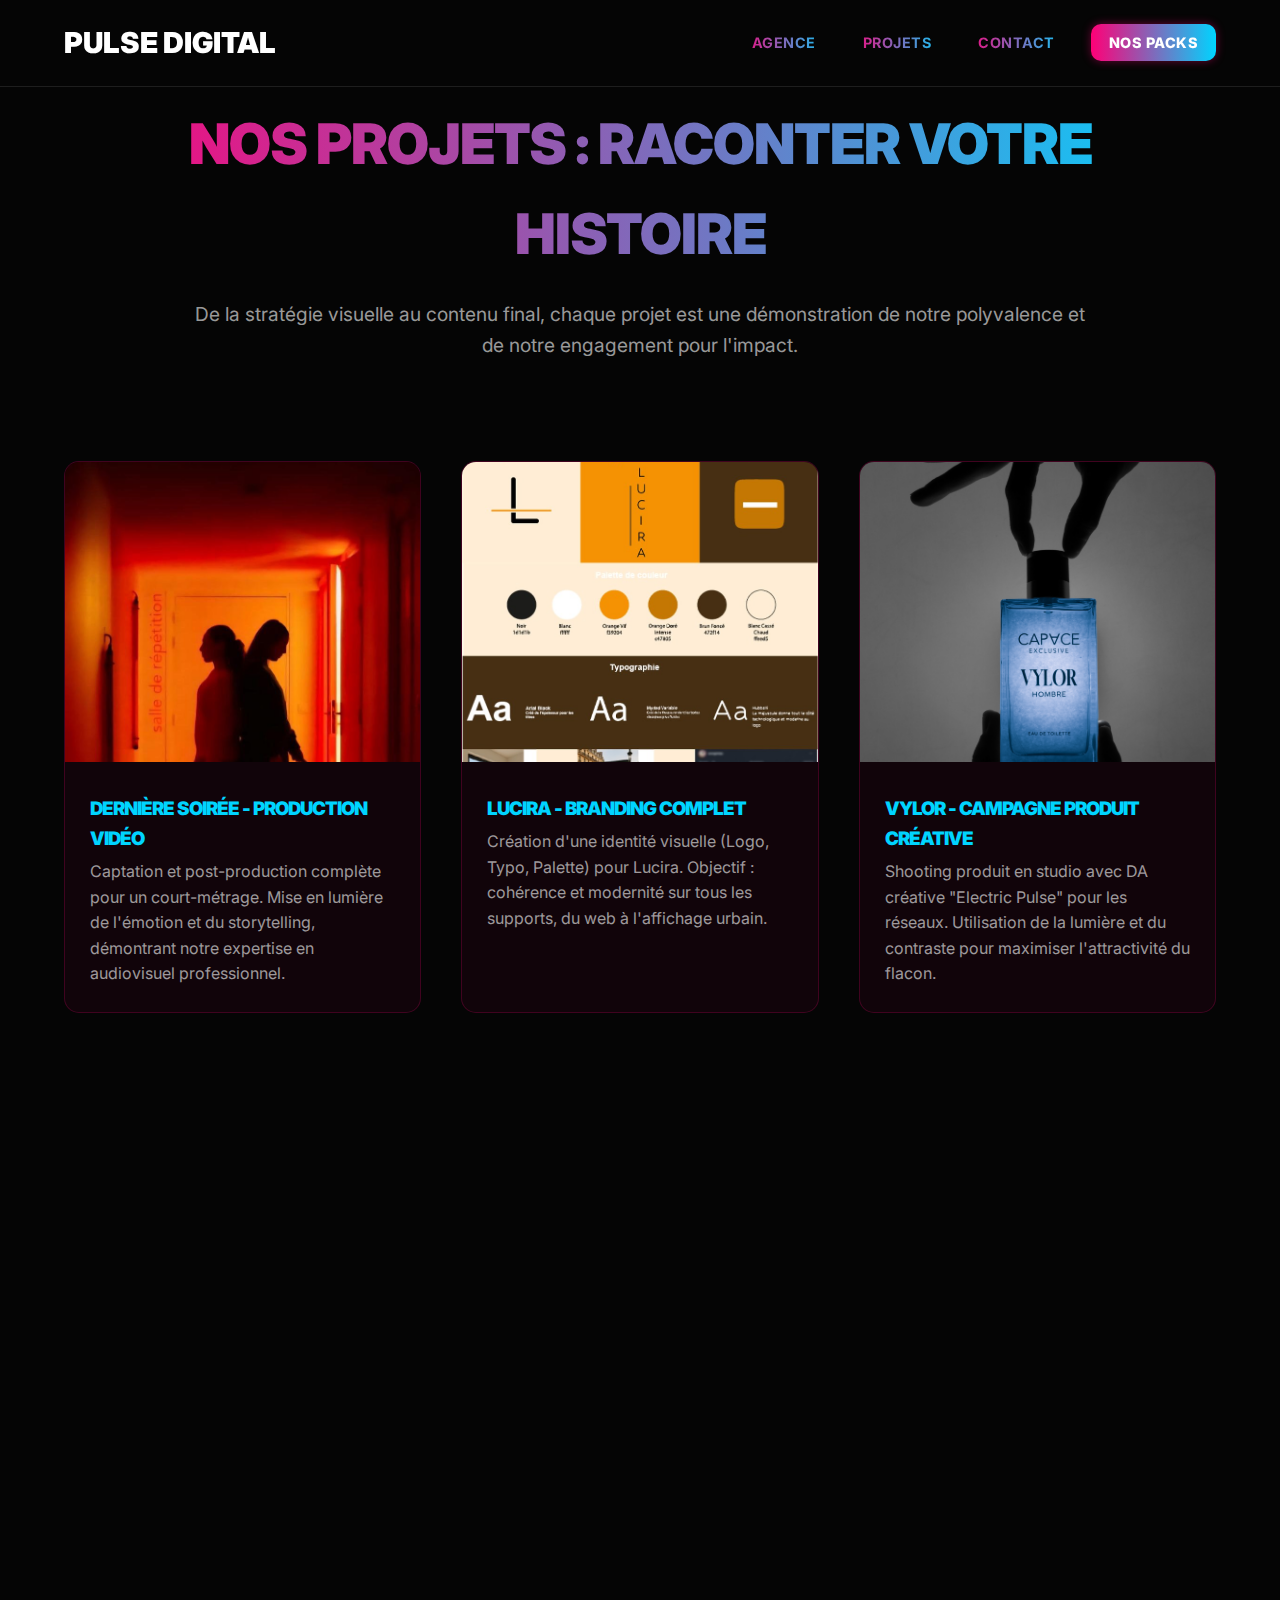
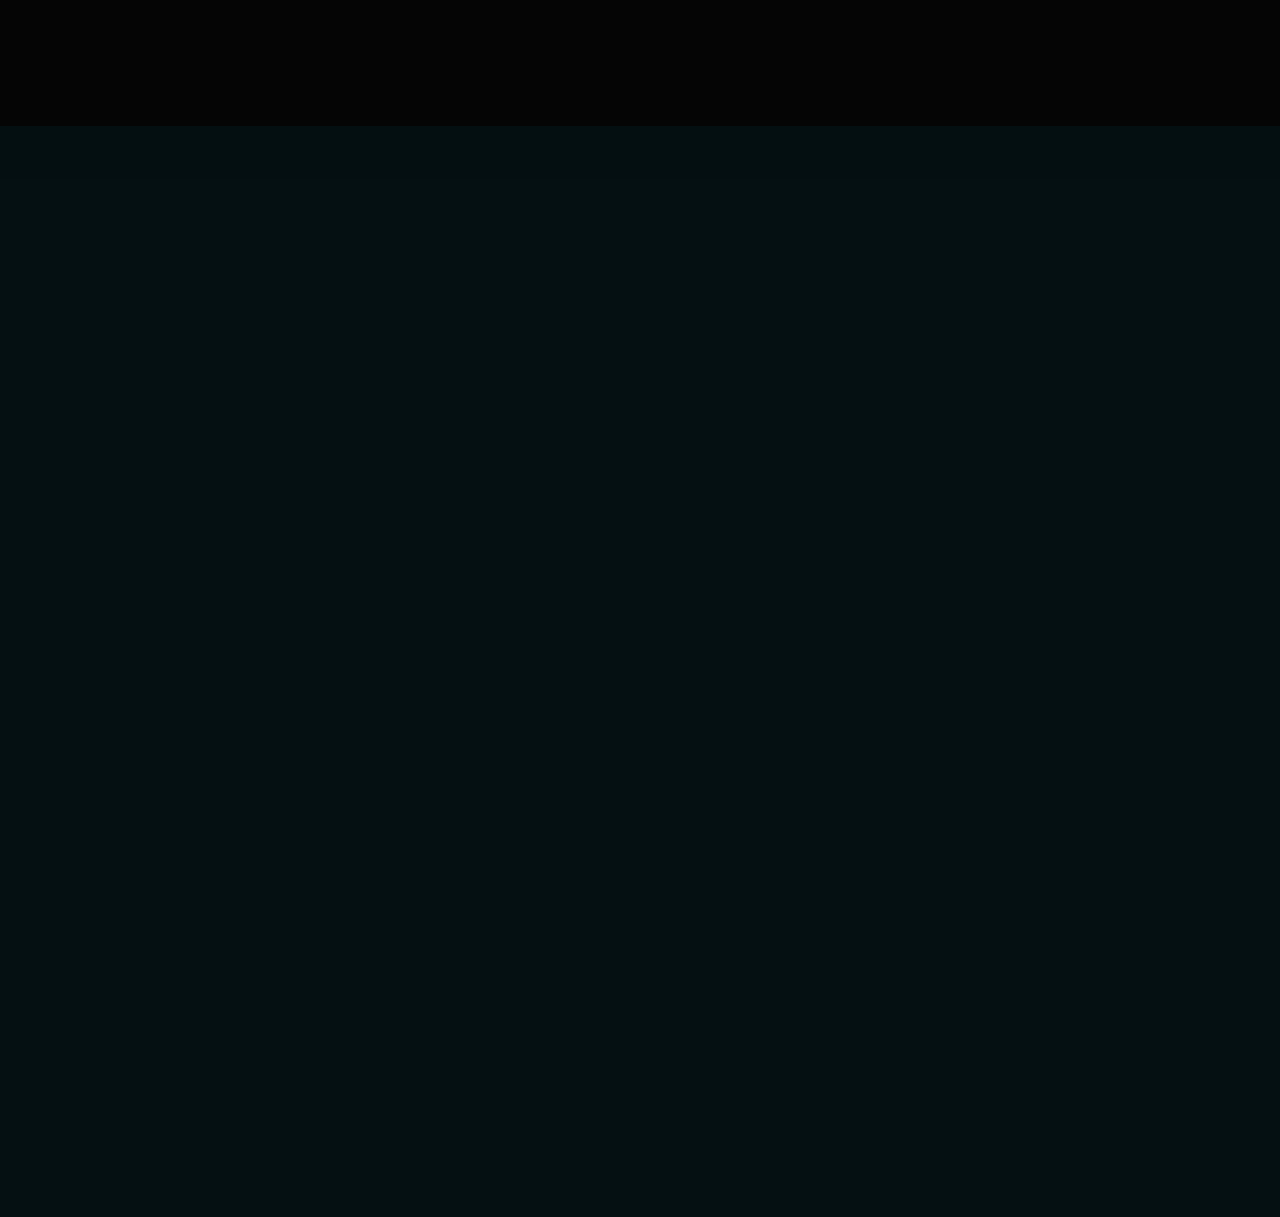
<file: mon site/projets.html>
<!DOCTYPE html>
<html lang="fr">
<head>
    <!-- Google Tag Manager -->
    <script>(function(w,d,s,l,i){w[l]=w[l]||[];w[l].push({'gtm.start':
    new Date().getTime(),event:'gtm.js'});var f=d.getElementsByTagName(s)[0],
    j=d.createElement(s),dl=l!='dataLayer'?'&l='+l:'';j.async=true;j.src=
    'https://www.googletagmanager.com/gtm.js?id='+i+dl;f.parentNode.insertBefore(j,f);
    })(window,document,'script','dataLayer','GTM-WNN8B66H');</script>
    <!-- End Google Tag Manager -->
    
    <meta charset="UTF-8">
    <meta name="viewport" content="width=device-width, initial-scale=1.0">
    <title>Projets & Offres | Pulse Digital</title>
    <link rel="stylesheet" href="style.css">
    <style>
        /* Styles spécifiques à la page Projets */
        .project-grid {
            display: grid;
            grid-template-columns: repeat(auto-fit, minmax(300px, 1fr));
            gap: 40px;
            max-width: 1400px;
            margin: 50px auto;
            width: 100%;
        }
        
        .project-card {
            border-radius: 15px;
            overflow: hidden;
            background-color: rgba(255, 0, 119, 0.05);
            border: 1px solid rgba(255, 0, 119, 0.2);
            transition: transform 0.3s, box-shadow 0.3s;
        }

        .project-card:hover {
            transform: translateY(-5px);
            box-shadow: 0 15px 40px rgba(0, 212, 255, 0.4);
        }

        .project-card img {
            width: 100%;
            height: 300px;
            object-fit: cover;
        }

        .project-info {
            padding: 25px;
        }

        .project-info h3 {
            color: var(--secondary-blue);
            margin-bottom: 5px;
        }

        .project-info p {
            color: var(--text-fade);
        }

        /* OFFRES */
        .offers-grid {
            display: grid;
            grid-template-columns: repeat(3, 1fr);
            gap: 30px;
            max-width: 1200px;
            margin: 50px auto;
            text-align: center;
            width: 100%;
        }

        .offer-card {
            padding: 30px;
            border-radius: 15px;
            background-color: var(--secondary-blue);
            color: var(--bg-dark);
            box-shadow: 0 10px 30px rgba(0, 212, 255, 0.3);
        }

        .offer-card h3 {
            color: var(--bg-dark);
            font-size: 2rem;
            margin-bottom: 15px;
        }

        .offer-card .price {
            font-size: 2.8rem;
            font-weight: 900;
            margin: 15px 0 25px;
            color: var(--primary-pink);
            background-color: var(--bg-dark);
            padding: 5px 10px;
            border-radius: 8px;
            display: inline-block;
        }

        .offer-card ul {
            list-style: none;
            text-align: left;
            margin: 0 0 30px;
            padding: 0;
            color: var(--bg-dark);
        }
    </style>
</head>
<body>
    <!-- Google Tag Manager (noscript) -->
    <noscript><iframe src="https://www.googletagmanager.com/ns.html?id=GTM-WNN8B66H"
    height="0" width="0" style="display:none;visibility:hidden"></iframe></noscript>
    <!-- End Google Tag Manager (noscript) -->

    <header>
        <a href="index.html" class="logo">PULSE DIGITAL</a>
        <nav>
            <ul>
                <li><a href="agence.html">Agence</a></li>
                <li><a href="projets.html">Projets</a></li>
                <li><a href="contact.html">Contact</a></li>
                <li style="margin-left: 20px;">
                    <a href="projets.html#offres" class="btn-header-packs" 
                       style="padding: 10px 18px; border-radius: 10px; font-weight: 800;">
                        NOS PACKS
                    </a>
                </li>
            </ul>
        </nav>
    </header>

    <main>
        <section class="section" style="min-height: auto;">
            <h1 class="section-title scroll-reveal">Nos Projets : Raconter Votre Histoire</h1>
            <p class="scroll-reveal" data-delay="0.2" style="text-align: center; max-width: 900px; margin: 0 auto 50px; font-size: 1.2rem; color: var(--text-fade);">De la stratégie visuelle au contenu final, chaque projet est une démonstration de notre polyvalence et de notre engagement pour l'impact.</p>
            
            <div class="project-grid">
                <div class="project-card scroll-reveal" data-delay="0.3">
                    <img src="affiche.jpg.jpg" alt="Affiche de film Dernière Soirée">
                    <div class="project-info">
                        <h3>DERNIÈRE SOIRÉE - Production Vidéo</h3>
                        <p>Captation et post-production complète pour un court-métrage. Mise en lumière de l'émotion et du storytelling, démontrant notre expertise en audiovisuel professionnel.</p>
                    </div>
                </div>
                
                <div class="project-card scroll-reveal" data-delay="0.5">
                    <img src="charte.jpg.jpg" alt="Charte graphique Lucira">
                    <div class="project-info">
                        <h3>LUCIRA - Branding Complet</h3>
                        <p>Création d'une identité visuelle (Logo, Typo, Palette) pour Lucira. Objectif : cohérence et modernité sur tous les supports, du web à l'affichage urbain.</p>
                    </div>
                </div>
                
                <div class="project-card scroll-reveal" data-delay="0.7">
                    <img src="parfum.jpg.jpg" alt="Photo de produit parfum Vylor">
                    <div class="project-info">
                        <h3>VYLOR - Campagne Produit Créative</h3>
                        <p>Shooting produit en studio avec DA créative "Electric Pulse" pour les réseaux. Utilisation de la lumière et du contraste pour maximiser l'attractivité du flacon.</p>
                    </div>
                </div>
                
                <div class="project-card scroll-reveal" data-delay="0.9">
                    <img src="charte.jpg.jpg" alt="Interface de code VS Code" style="object-position: top; filter: grayscale(80%);"> 
                    <div class="project-info">
                        <h3>PULSE.DEV - Intégration & JS</h3>
                        <p>Développement de la partie front-end avec animations JavaScript (Intersection Observer) et optimisation de la performance pour un rendu fluide et dynamique.</p>
                    </div>
                </div>
            </div>
        </section>

        <section id="offres" class="section" style="min-height: 100vh; background-color: rgba(0, 212, 255, 0.05);">
            <h2 class="section-title scroll-reveal" style="color: var(--text-light); -webkit-text-fill-color: var(--text-light);">Des Packs pour vous Propulser</h2>
            <p class="scroll-reveal" data-delay="0.2" style="text-align: center; margin-bottom: 40px; color: var(--text-fade);">Des solutions tarifaires transparentes, conçues pour être accessibles et puissantes, livrées rapidement.</p>

            <div class="offers-grid">
                <div class="offer-card scroll-reveal" data-delay="0.4">
                    <h3>Pack Découverte</h3>
                    <p>Pour tester le Pulse et lancer une première campagne.</p>
                    <div class="price">129 €</div>
                    <ul>
                        <li><i style="color: var(--primary-pink);">✓</i> 1h shooting (photo ou vidéo)</li>
                        <li><i style="color: var(--primary-pink);">✓</i> 10 Photos retouchées HD</li>
                        <li><i style="color: var(--primary-pink);">✓</i> 2 Reels/Shorts Vidéo</li>
                        <li><i style="color: var(--primary-pink);">✓</i> Mini-plan éditorial (2 semaines)</li>
                    </ul>
                    <a href="contact.html" class="btn-primary" style="background-color: var(--bg-dark); color: var(--text-light); border: 2px solid var(--primary-pink);">Je découvre</a>
                </div>

                <div class="offer-card scroll-reveal" data-delay="0.6" style="background-color: var(--primary-pink);">
                    <h3 style="color: var(--bg-dark);">Pack Visibilité</h3>
                    <p style="color: var(--bg-dark);">Le lancement complet pour une image de marque forte.</p>
                    <div class="price" style="color: var(--secondary-blue); background-color: var(--bg-dark);">250 - 350 €</div>
                    <ul style="color: var(--bg-dark);">
                        <li><i style="color: var(--secondary-blue);">✓</i> Rebranding ou Identité Visuelle complète</li>
                        <li><i style="color: var(--secondary-blue);">✓</i> Shooting Journée (Lifestyle/Studio)</li>
                        <li><i style="color: var(--secondary-blue);">✓</i> Plan stratégique détaillé (1 mois)</li>
                        <li><i style="color: var(--secondary-blue);">✓</i> Audit de présence digitale complet</li>
                    </ul>
                    <a href="contact.html" class="btn-primary" style="background-color: var(--bg-dark); color: var(--text-light); border: 2px solid var(--secondary-blue);">Je me lance</a>
                </div>

                <div class="offer-card scroll-reveal" data-delay="0.8">
                    <h3>Pack Créateur</h3>
                    <p>Pour les entrepreneurs qui veulent une base pro complète.</p>
                    <div class="price">400 - 600 €</div>
                    <ul>
                        <li><i style="color: var(--primary-pink);">✓</i> Mini Site Vitrine Professionnel</li>
                        <li><i style="color: var(--primary-pink);">✓</i> Identité + Templates Instagram</li>
                        <li><i style="color: var(--primary-pink);">✓</i> Production de contenu social (30 jours)</li>
                        <li><i style="color: var(--primary-pink);">✓</i> Accompagnement stratégie longue durée</li>
                    </ul>
                    <a href="contact.html" class="btn-primary" style="background-color: var(--bg-dark); color: var(--text-light); border: 2px solid var(--primary-pink);">Je crée mon image</a>
                </div>
            </div>
            <p class="scroll-reveal" data-delay="1.0" style="text-align: center; margin-top: 50px; color: var(--text-fade);">Tous les projets complexes (Campagnes, Sites E-commerce) sont réalisés **sur devis** pour garantir une approche sur-mesure.</p>
        </section>
    </main>

    <script src="script.js"></script>
</body>
</html>
</file>
<file: style.css>
/* style.css */

@import url('https://fonts.googleapis.com/css2?family=Inter:wght@400;600;800;900&display=swap');

:root {
    --bg-dark: #050505;
    --primary-pink: #FF0077;
    --secondary-blue: #00D4FF;
    --text-light: #FFFFFF;
    --text-fade: rgba(255, 255, 255, 0.6);
    --font-main: 'Inter', sans-serif;
    --transition-speed: 0.8s;
}

/* Réinitialisation et Smooth Scroll */
html {
    scroll-behavior: smooth; /* Défilement fluide entre les ancres */
}

* {
    margin: 0;
    padding: 0;
    box-sizing: border-box;
}

body {
    font-family: var(--font-main);
    background-color: var(--bg-dark);
    color: var(--text-light);
    line-height: 1.6;
    overflow-x: hidden; /* Empêche le défilement horizontal non désiré */
}

a {
    color: var(--primary-pink);
    text-decoration: none;
    transition: color 0.3s;
}

h1, h2, h3 {
    font-weight: 900;
    text-transform: uppercase;
    letter-spacing: -1px;
}

/* --- HEADER / NAVIGATION (Effet Glassmorphism) --- */
header {
    display: flex;
    justify-content: space-between;
    align-items: center;
    padding: 20px 5%;
    position: fixed; /* Reste en haut */
    top: 0;
    width: 100%;
    z-index: 1000;
    backdrop-filter: blur(15px); /* Effet verre flouté */
    background-color: rgba(5, 5, 5, 0.7);
    border-bottom: 1px solid rgba(255, 255, 255, 0.1);
}

.logo {
    font-size: 1.8rem;
    font-weight: 900;
    color: var(--text-light);
}

nav ul {
    list-style: none;
    display: flex;
    align-items: center; 
}

nav ul li {
    margin-left: 15px; 
}

/* Style normal pour les liens de navigation */
nav ul li a {
    font-size: 0.9rem;
    font-weight: 700;
    padding: 8px 15px; 
    border-radius: 8px; 
    text-transform: uppercase;
    letter-spacing: 0.5px;
    
    background: linear-gradient(90deg, var(--primary-pink), var(--secondary-blue));
    color: var(--text-light);
    
    -webkit-background-clip: text;
    -webkit-text-fill-color: transparent;
    border: 1px solid transparent;

    transition: all 0.3s ease-out;
    position: relative; 
}

nav ul li a:hover {
    color: var(--text-light);
    -webkit-text-fill-color: var(--text-light);
    border: 1px solid rgba(255, 255, 255, 0.5); 
    box-shadow: 0 0 10px rgba(0, 212, 255, 0.3);
    transform: translateY(0); 
}

/* Style du bouton NOS PACKS (plein gradient) */
.btn-header-packs {
    background: linear-gradient(90deg, var(--primary-pink), var(--secondary-blue)) !important;
    color: var(--text-light) !important;
    -webkit-text-fill-color: var(--text-light) !important;
    border: none !important;
    box-shadow: 0 0 10px rgba(255, 0, 119, 0.4);
}

.btn-header-packs:hover {
    box-shadow: 0 0 20px rgba(0, 212, 255, 0.8) !important;
    transform: translateY(-1px);
}
/* --- FIN DU STYLE DE NAVIGATION --- */


/* --- BOUTONS PRINCIPAUX (Animation iOS 26) --- */
.btn-primary {
    background: linear-gradient(45deg, var(--primary-pink), var(--secondary-blue));
    color: var(--text-light);
    padding: 14px 30px;
    border: none;
    text-transform: uppercase;
    font-weight: 800;
    cursor: pointer;
    border-radius: 12px; /* Coins arrondis iOS */
    letter-spacing: 1px;
    display: inline-block;
    transition: all 0.2s cubic-bezier(0.175, 0.885, 0.32, 1.275);
    box-shadow: 0 4px 15px rgba(255, 0, 119, 0.4); /* Glow subtil */
}

/* Hover (iOS Glow) */
.btn-primary:hover {
    box-shadow: 0 6px 25px var(--primary-pink);
    transform: translateY(-2px);
}

/* Click (iOS Press/Scale) */
.btn-primary:active {
    transform: scale(0.95);
    box-shadow: 0 2px 10px rgba(0, 0, 0, 0.5);
}


/* --- SECTIONS GÉNÉRALES (Apple Scroll) --- */
.section {
    min-height: 100vh; 
    display: flex;
    flex-direction: column;
    justify-content: center;
    padding: 100px 5%; 
    position: relative;
    overflow: hidden;
}

/* Titres de Section */
.section-title {
    font-size: 3.5rem;
    margin-bottom: 20px;
    background: linear-gradient(90deg, var(--primary-pink), var(--secondary-blue));
    -webkit-background-clip: text;
    -webkit-text-fill-color: transparent;
    text-align: center;
    font-weight: 900;
}

/* SCROLL ANIMATION CLASSES (inchangées) */
.scroll-reveal {
    opacity: 0;
    transform: translateY(50px);
    transition: opacity var(--transition-speed) ease-out, transform var(--transition-speed) ease-out;
}

.scroll-reveal.visible {
    opacity: 1;
    transform: translateY(0);
}

.scale-in {
    opacity: 0;
    transform: scale(0.8);
    transition: opacity 1s ease-out 0.2s, transform 1s ease-out 0.2s;
}

.scale-in.visible {
    opacity: 1;
    transform: scale(1);
}

/* ========================================================= */
/* --- RÈGLES RESPONSIVES (Media Queries) --- */
/* ========================================================= */

@media (max-width: 1100px) {
    .hero h1 {
        font-size: 4.5rem;
    }
    
    .manifeste-table td {
        padding: 15px;
        font-size: 0.95rem;
    }
}

@media (max-width: 850px) {
    /* Les cartes du duo (agence) passent en colonne */
    .duo-split {
        grid-template-columns: 1fr;
        gap: 40px;
    }
    
    /* Le tableau des convictions passe en mode compact (suppression de la colonne Objectif) */
    .manifeste-table td:nth-child(3) {
        display: none; 
    }
    
    .manifeste-table td:nth-child(1) {
        width: 35%; 
    }

    .manifeste-table td:nth-child(2) {
        width: 65%;
    }
    
    /* Le tableau des services détaillés (agence) passe en mode mobile pour éviter le débordement */
    .service-table {
        display: block;
        width: 100%;
        overflow-x: auto; /* Permet le défilement horizontal si le contenu est trop grand */
        white-space: nowrap; /* Empêche le retour à la ligne forcé */
    }
}

@media (max-width: 650px) {
    
    /* 1. TYPOGRAPHIE ET PADDING GÉNÉRAL */
    .section {
        padding: 60px 5%; /* Padding réduit sur les bords */
        min-height: auto; 
    }
    
    .section-title, .hero h1 {
        font-size: 2rem; /* Réduction radicale des titres */
        line-height: 1.2;
    }
    
    .hero p {
        font-size: 0.95rem;
        margin-bottom: 20px;
    }
    
    /* 2. HEADER/NAVIGATION */
    header {
        padding: 15px 5%;
    }
    
    nav ul {
        display: none; 
    }
    
    /* 3. BOUTONS et IMAGES (INDEX.HTML) */
    .hero-center-box {
        width: 100%;
    }
    
    .btn-primary-huge, .hero-image-aligned {
        width: 100%; /* Pleine largeur */
        max-width: 100%;
    }
    
    .btn-primary-huge {
        padding: 15px 20px;
        font-size: 1rem;
    }

    /* 4. FORMULAIRE DE CONTACT */
    .contact-cards, .form-row {
        flex-direction: column; /* Les éléments passent de côte à côte à un par un */
        gap: 15px;
    }
    
    /* 5. TABLEAU MANIFESTE (Passe en 1 colonne) */
    .manifeste-table {
        display: block;
        width: 100%;
        overflow: hidden;
    }

    .manifeste-table tr {
        display: block;
        margin-bottom: 15px;
    }

    .manifeste-table td {
        display: block;
        width: 100% !important; /* Force la pleine largeur */
        padding: 10px 15px;
        text-align: left;
    }

    .manifeste-table td:nth-child(1) {
        font-size: 1.1rem;
    }
    
    .manifeste-table td:nth-child(2) {
        font-size: 0.9rem;
        padding-top: 0;
    }

    /* CARDS PACKS (Projets) */
    .offers-grid {
        grid-template-columns: 1fr; /* 1 colonne pour les packs */
    }
    
    .offer-card {
        padding: 25px;
    }
    
    .offer-card h3 {
        font-size: 1.6rem;
    }
    
    .offer-card .price {
        font-size: 2.2rem;
    }

    /* Images de projets (Projets) */
    .project-grid {
        grid-template-columns: 1fr;
    }
}
</file>
<file: mon site/style.css>
/* style.css */

@import url('https://fonts.googleapis.com/css2?family=Inter:wght@400;600;800;900&display=swap');

:root {
    --bg-dark: #050505;
    --primary-pink: #FF0077;
    --secondary-blue: #00D4FF;
    --text-light: #FFFFFF;
    --text-fade: rgba(255, 255, 255, 0.6);
    --font-main: 'Inter', sans-serif;
    --transition-speed: 0.8s;
}

/* Réinitialisation et Smooth Scroll */
html {
    scroll-behavior: smooth; /* Défilement fluide entre les ancres */
    overflow-x: hidden; /* Empêche le défilement horizontal au niveau HTML */
}

* {
    margin: 0;
    padding: 0;
    box-sizing: border-box;
}

body {
    font-family: var(--font-main);
    background-color: var(--bg-dark);
    color: var(--text-light);
    line-height: 1.6;
    overflow-x: hidden; /* Empêche le défilement horizontal non désiré */
    width: 100%; /* Force la largeur à 100% */
    max-width: 100vw; /* Empêche tout débordement */
}

a {
    color: var(--primary-pink);
    text-decoration: none;
    transition: color 0.3s;
}

h1, h2, h3 {
    font-weight: 900;
    text-transform: uppercase;
    letter-spacing: -1px;
}

/* --- HEADER / NAVIGATION (Effet Glassmorphism) --- */
header {
    display: flex;
    justify-content: space-between;
    align-items: center;
    padding: 20px 5%;
    position: fixed; /* Reste en haut */
    top: 0;
    width: 100%;
    z-index: 1000;
    backdrop-filter: blur(15px); /* Effet verre flouté */
    background-color: rgba(5, 5, 5, 0.7);
    border-bottom: 1px solid rgba(255, 255, 255, 0.1);
}

.logo {
    font-size: 1.8rem;
    font-weight: 900;
    color: var(--text-light);
}

nav ul {
    list-style: none;
    display: flex;
    align-items: center; 
}

nav ul li {
    margin-left: 15px; 
}

/* Style normal pour les liens de navigation */
nav ul li a {
    font-size: 0.9rem;
    font-weight: 700;
    padding: 8px 15px; 
    border-radius: 8px; 
    text-transform: uppercase;
    letter-spacing: 0.5px;
    
    background: linear-gradient(90deg, var(--primary-pink), var(--secondary-blue));
    color: var(--text-light);
    
    -webkit-background-clip: text;
    -webkit-text-fill-color: transparent;
    border: 1px solid transparent;

    transition: all 0.3s ease-out;
    position: relative; 
}

nav ul li a:hover {
    color: var(--text-light);
    -webkit-text-fill-color: var(--text-light);
    border: 1px solid rgba(255, 255, 255, 0.5); 
    box-shadow: 0 0 10px rgba(0, 212, 255, 0.3);
    transform: translateY(0); 
}

/* Style du bouton NOS PACKS (plein gradient) */
.btn-header-packs {
    background: linear-gradient(90deg, var(--primary-pink), var(--secondary-blue)) !important;
    color: var(--text-light) !important;
    -webkit-text-fill-color: var(--text-light) !important;
    border: none !important;
    box-shadow: 0 0 10px rgba(255, 0, 119, 0.4);
}

.btn-header-packs:hover {
    box-shadow: 0 0 20px rgba(0, 212, 255, 0.8) !important;
    transform: translateY(-1px);
}
/* --- FIN DU STYLE DE NAVIGATION --- */


/* --- BOUTONS PRINCIPAUX (Animation iOS 26) --- */
.btn-primary {
    background: linear-gradient(45deg, var(--primary-pink), var(--secondary-blue));
    color: var(--text-light);
    padding: 14px 30px;
    border: none;
    text-transform: uppercase;
    font-weight: 800;
    cursor: pointer;
    border-radius: 12px; /* Coins arrondis iOS */
    letter-spacing: 1px;
    display: inline-block;
    transition: all 0.2s cubic-bezier(0.175, 0.885, 0.32, 1.275);
    box-shadow: 0 4px 15px rgba(255, 0, 119, 0.4); /* Glow subtil */
}

/* Hover (iOS Glow) */
.btn-primary:hover {
    box-shadow: 0 6px 25px var(--primary-pink);
    transform: translateY(-2px);
}

/* Click (iOS Press/Scale) */
.btn-primary:active {
    transform: scale(0.95);
    box-shadow: 0 2px 10px rgba(0, 0, 0, 0.5);
}


/* --- SECTIONS GÉNÉRALES (Apple Scroll) --- */
.section {
    min-height: 100vh; 
    display: flex;
    flex-direction: column;
    justify-content: center;
    padding: 100px 5%; 
    position: relative;
    overflow: hidden;
    width: 100%; /* Force la largeur à 100% */
    max-width: 100vw; /* Empêche tout débordement */
}

/* Titres de Section */
.section-title {
    font-size: 3.5rem;
    margin-bottom: 20px;
    background: linear-gradient(90deg, var(--primary-pink), var(--secondary-blue));
    -webkit-background-clip: text;
    -webkit-text-fill-color: transparent;
    text-align: center;
    font-weight: 900;
}

/* SCROLL ANIMATION CLASSES (inchangées) */
.scroll-reveal {
    opacity: 0;
    transform: translateY(50px);
    transition: opacity var(--transition-speed) ease-out, transform var(--transition-speed) ease-out;
}

.scroll-reveal.visible {
    opacity: 1;
    transform: translateY(0);
}

.scale-in {
    opacity: 0;
    transform: scale(0.8);
    transition: opacity 1s ease-out 0.2s, transform 1s ease-out 0.2s;
}

.scale-in.visible {
    opacity: 1;
    transform: scale(1);
}

/* ========================================================= */
/* --- RÈGLES RESPONSIVES (Media Queries) --- */
/* ========================================================= */

/* RÈGLE GLOBALE POUR ÉVITER LES DÉBORDEMENTS */
* {
    box-sizing: border-box;
}

/* Conteneurs principaux */
.container, .content, .wrapper {
    width: 100%;
    max-width: 100%;
    overflow-x: hidden;
}

/* Images et médias */
img, video, iframe, embed, object {
    max-width: 100%;
    height: auto;
}

/* Tableaux */
table {
    width: 100%;
    max-width: 100%;
    table-layout: auto;
}

/* Éléments flexbox et grid */
.flex, .grid, [class*="grid"], [class*="flex"] {
    width: 100%;
    max-width: 100%;
}

@media (max-width: 1100px) {
    .hero h1 {
        font-size: 4.5rem;
    }
    
    /* Le tableau des convictions passe en mode compact */
    .manifeste-table td {
        padding: 15px;
        font-size: 0.95rem;
    }
}

@media (max-width: 850px) {
    /* Les cartes du duo (agence) passent en colonne */
    .duo-split {
        grid-template-columns: 1fr !important;
        gap: 40px;
        width: 100% !important;
        max-width: 100% !important;
    }
    
    /* Le tableau des convictions (Manifeste) passe en mode mobile (suppression de la colonne Objectif) */
    .manifeste-table td:nth-child(3) {
        display: none; 
    }
    
    .manifeste-table td:nth-child(1) {
        width: 35%; 
    }

    .manifeste-table td:nth-child(2) {
        width: 65%;
    }
    
    /* Le tableau des services détaillés (agence) passe en mode mobile pour éviter le débordement */
    .service-table {
        display: block !important;
        width: 100% !important;
        max-width: 100% !important;
        overflow-x: auto; /* Permet le défilement horizontal si le contenu est trop grand */
        white-space: nowrap; 
    }

    /* Grids passent en colonne unique */
    .project-grid {
        grid-template-columns: 1fr !important;
        width: 100% !important;
        max-width: 100% !important;
    }

    .offers-grid {
        grid-template-columns: repeat(2, 1fr) !important;
        width: 100% !important;
        max-width: 100% !important;
    }
}

@media (max-width: 650px) {
    
    /* 1. TYPOGRAPHIE ET PADDING GÉNÉRAL */
    .section {
        padding: 60px 3%; /* Padding encore plus réduit sur les bords */
        min-height: auto; 
        width: 100% !important;
        max-width: 100vw !important;
        overflow-x: hidden;
    }
    
    .section-title, .hero h1 {
        font-size: 2.2rem; /* Réduction pour le mode portrait */
        line-height: 1.2;
        word-wrap: break-word;
        overflow-wrap: break-word;
    }
    
    .hero p {
        font-size: 0.95rem;
        margin-bottom: 20px;
        word-wrap: break-word;
    }
    
    /* 2. NAVIGATION */
    header {
        padding: 15px 3%;
        width: 100%;
        max-width: 100vw;
    }
    
    nav ul {
        display: none; 
    }
    
    /* 3. BOUTONS et IMAGES (INDEX.HTML) */
    .hero-center-box {
        width: 100% !important;
        max-width: 100%;
    }
    
    .btn-primary-huge, .hero-image-aligned {
        width: 100% !important; /* Pleine largeur */
        max-width: 100% !important;
    }
    
    .btn-primary-huge {
        padding: 15px 20px;
        font-size: 1rem;
    }

    /* 4. FORMULAIRE DE CONTACT */
    .contact-cards, .form-row {
        flex-direction: column !important; /* Les éléments passent de côte à côte à un par un */
        gap: 15px;
        width: 100% !important;
    }
    
    /* 5. TABLEAUX GÉNÉRAUX EN MODE PORTRAIT (Manifeste, Services) */
    
    /* Force le conteneur du tableau des services à ne pas déborder */
    .service-table {
        display: block !important;
        width: 100% !important;
        max-width: 100% !important;
        overflow-x: auto; /* Important pour les petits écrans */
        -webkit-overflow-scrolling: touch;
        white-space: nowrap;
        table-layout: fixed;
    }

    .service-table th, .service-table td {
        min-width: 120px; /* Largeur minimale pour éviter l'écrasement */
        padding: 10px 8px;
        font-size: 0.85rem;
    }

    /* Styles pour chaque carte/ligne de tableau pour forcer la colonne */
    .manifeste-table {
        display: block !important;
        width: 100% !important;
        max-width: 100% !important;
    }
    
    .manifeste-table tr {
        display: block;
        margin-bottom: 15px;
        border: 1px solid rgba(255, 255, 255, 0.1);
        border-radius: 8px; /* Ajout d'un léger arrondi pour l'esthétique */
        width: 100% !important;
    }

    .manifeste-table td {
        display: block !important;
        width: 100% !important; /* TRÈS IMPORTANT : Force la pleine largeur en mode portrait */
        padding: 10px 15px;
        text-align: left;
        word-wrap: break-word;
        overflow-wrap: break-word;
    }

    .manifeste-table td:nth-child(1) {
        font-size: 1.1rem;
    }
    
    .manifeste-table td:nth-child(2) {
        font-size: 0.9rem;
        padding-top: 0;
    }

    /* 6. CARDS PACKS (Projets) */
    .offers-grid {
        grid-template-columns: 1fr !important; /* 1 colonne pour les packs */
        width: 100% !important;
        max-width: 100% !important;
        gap: 20px;
    }
    
    .offer-card {
        padding: 25px;
        width: 100% !important;
        max-width: 100% !important;
    }
    
    .offer-card h3 {
        font-size: 1.6rem;
        word-wrap: break-word;
    }
    
    .offer-card .price {
        font-size: 2.2rem;
    }

    /* Images de projets (Projets) */
    .project-grid {
        grid-template-columns: 1fr !important;
        width: 100% !important;
        max-width: 100% !important;
        gap: 20px;
    }

    .project-card {
        width: 100% !important;
        max-width: 100% !important;
    }

    /* 7. DUO SPLIT (Agence) */
    .duo-split {
        grid-template-columns: 1fr !important;
        gap: 30px;
        width: 100% !important;
        max-width: 100% !important;
    }

    .member-card {
        width: 100% !important;
        max-width: 100% !important;
        padding: 30px 20px;
    }

    .member-card img {
        width: 100% !important;
        max-width: 100% !important;
    }

    /* 8. CONTENEURS GÉNÉRAUX */
    .contact-content, .contact-form {
        width: 100% !important;
        max-width: 100% !important;
        padding-left: 0;
        padding-right: 0;
    }

    /* 9. FORCER TOUS LES ÉLÉMENTS FLEXBOX À ÊTRE EN COLONNE */
    .form-row {
        flex-direction: column !important;
        width: 100% !important;
    }

    .form-row .form-group {
        width: 100% !important;
        max-width: 100% !important;
    }

    /* 10. ÉLIMINER TOUS LES DÉBORDEMENTS POTENTIELS */
    * {
        max-width: 100% !important;
    }

    /* Exception pour les éléments qui doivent garder leur largeur naturelle */
    img, video, iframe {
        max-width: 100% !important;
        height: auto !important;
    }
}
</file>
